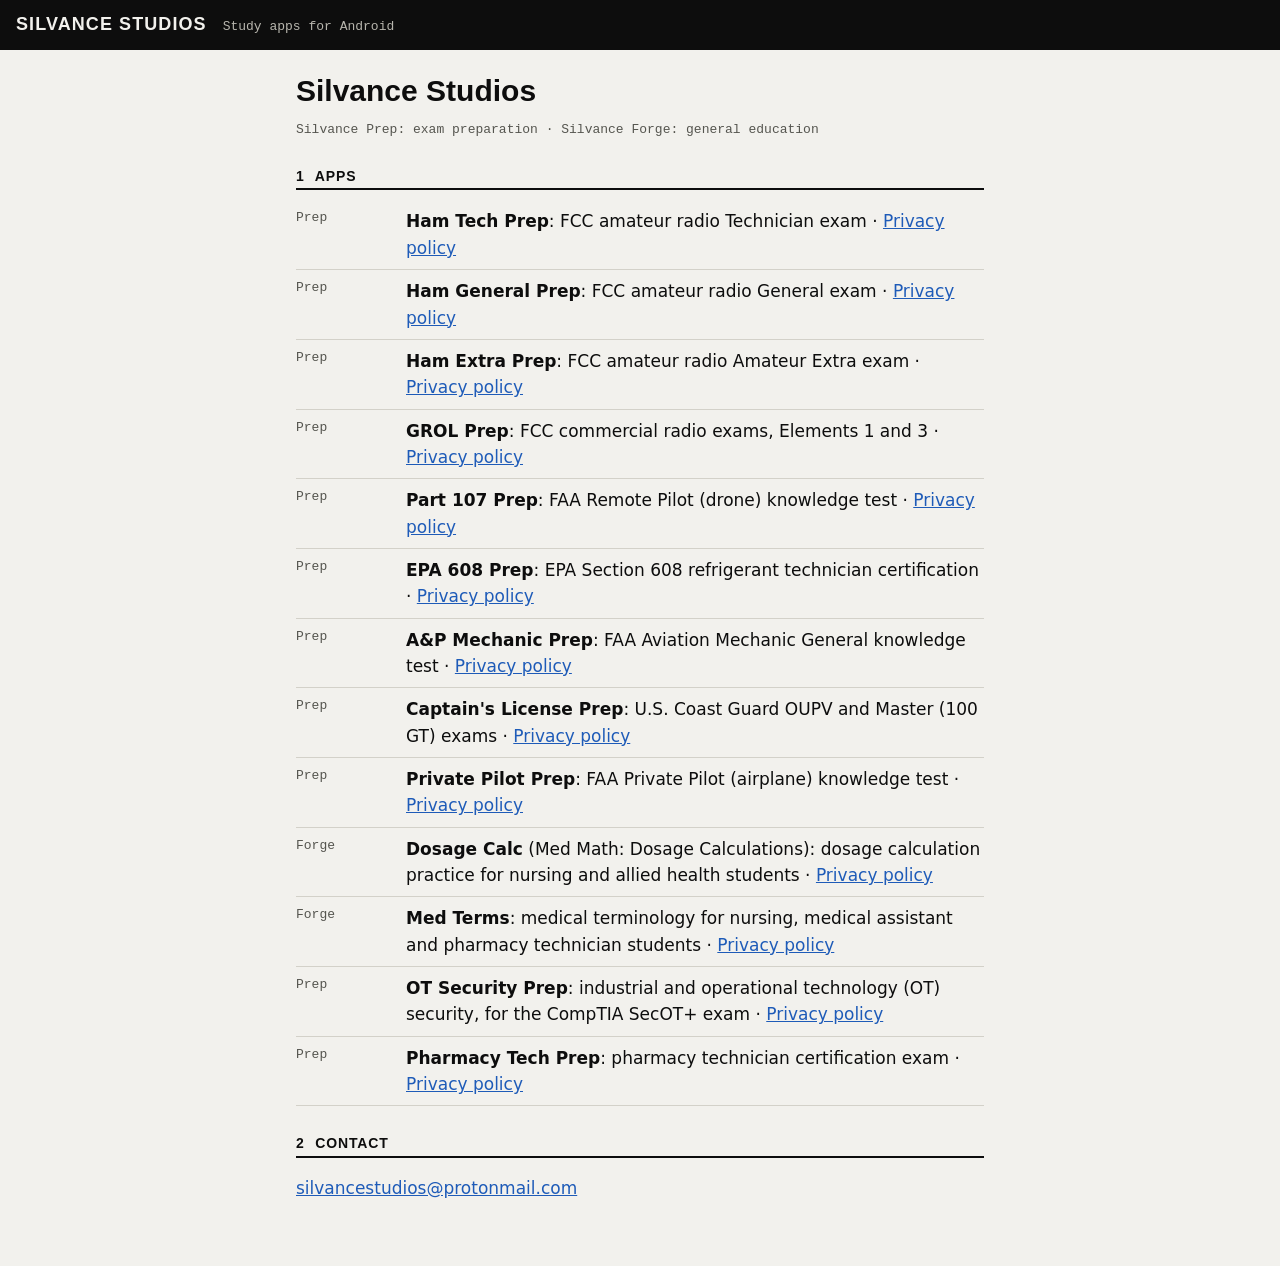
<file: index.html>
<!doctype html>
<html lang="en">
<head>
<meta charset="utf-8">
<meta name="viewport" content="width=device-width, initial-scale=1">
<title>Silvance Studios</title>
<link rel="stylesheet" href="style.css">
</head>
<body>
<header><span class="brand">SILVANCE STUDIOS</span><span class="sub">Study apps for Android</span></header>
<main>
<h1>Silvance Studios</h1>
<p class="meta">Silvance Prep: exam preparation · Silvance Forge: general education</p>
<h2><span>1</span> Apps</h2>
<table>
<tr><td>Prep</td><td><strong>Ham Tech Prep</strong>: FCC amateur radio Technician exam · <a href="privacy/hamtech/">Privacy policy</a></td></tr>
<tr><td>Prep</td><td><strong>Ham General Prep</strong>: FCC amateur radio General exam · <a href="privacy/hamgeneral/">Privacy policy</a></td></tr>
<tr><td>Prep</td><td><strong>Ham Extra Prep</strong>: FCC amateur radio Amateur Extra exam · <a href="privacy/hamextra/">Privacy policy</a></td></tr>
<tr><td>Prep</td><td><strong>GROL Prep</strong>: FCC commercial radio exams, Elements 1 and 3 · <a href="privacy/grol/">Privacy policy</a></td></tr>
<tr><td>Prep</td><td><strong>Part 107 Prep</strong>: FAA Remote Pilot (drone) knowledge test · <a href="privacy/part107/">Privacy policy</a></td></tr>
<tr><td>Prep</td><td><strong>EPA 608 Prep</strong>: EPA Section 608 refrigerant technician certification · <a href="privacy/epa608/">Privacy policy</a></td></tr>
<tr><td>Prep</td><td><strong>A&amp;P Mechanic Prep</strong>: FAA Aviation Mechanic General knowledge test · <a href="privacy/apmechanic/">Privacy policy</a></td></tr>
<tr><td>Prep</td><td><strong>Captain's License Prep</strong>: U.S. Coast Guard OUPV and Master (100 GT) exams · <a href="privacy/uscgcaptain/">Privacy policy</a></td></tr>
<tr><td>Prep</td><td><strong>Private Pilot Prep</strong>: FAA Private Pilot (airplane) knowledge test · <a href="privacy/privatepilot/">Privacy policy</a></td></tr>
<tr><td>Forge</td><td><strong>Dosage Calc</strong> (Med Math: Dosage Calculations): dosage calculation practice for nursing and allied health students · <a href="privacy/dosage/">Privacy policy</a></td></tr>
<tr><td>Forge</td><td><strong>Med Terms</strong>: medical terminology for nursing, medical assistant and pharmacy technician students · <a href="privacy/medterm/">Privacy policy</a></td></tr>
<tr><td>Prep</td><td><strong>OT Security Prep</strong>: industrial and operational technology (OT) security, for the CompTIA SecOT+ exam · <a href="privacy/otsecurity/">Privacy policy</a></td></tr>
<tr><td>Prep</td><td><strong>Pharmacy Tech Prep</strong>: pharmacy technician certification exam · <a href="privacy/pharmacytech/">Privacy policy</a></td></tr>
</table>
<h2><span>2</span> Contact</h2>
<p><a href="mailto:silvancestudios@protonmail.com">silvancestudios@protonmail.com</a></p>
</main>
</body>
</html>
</file>
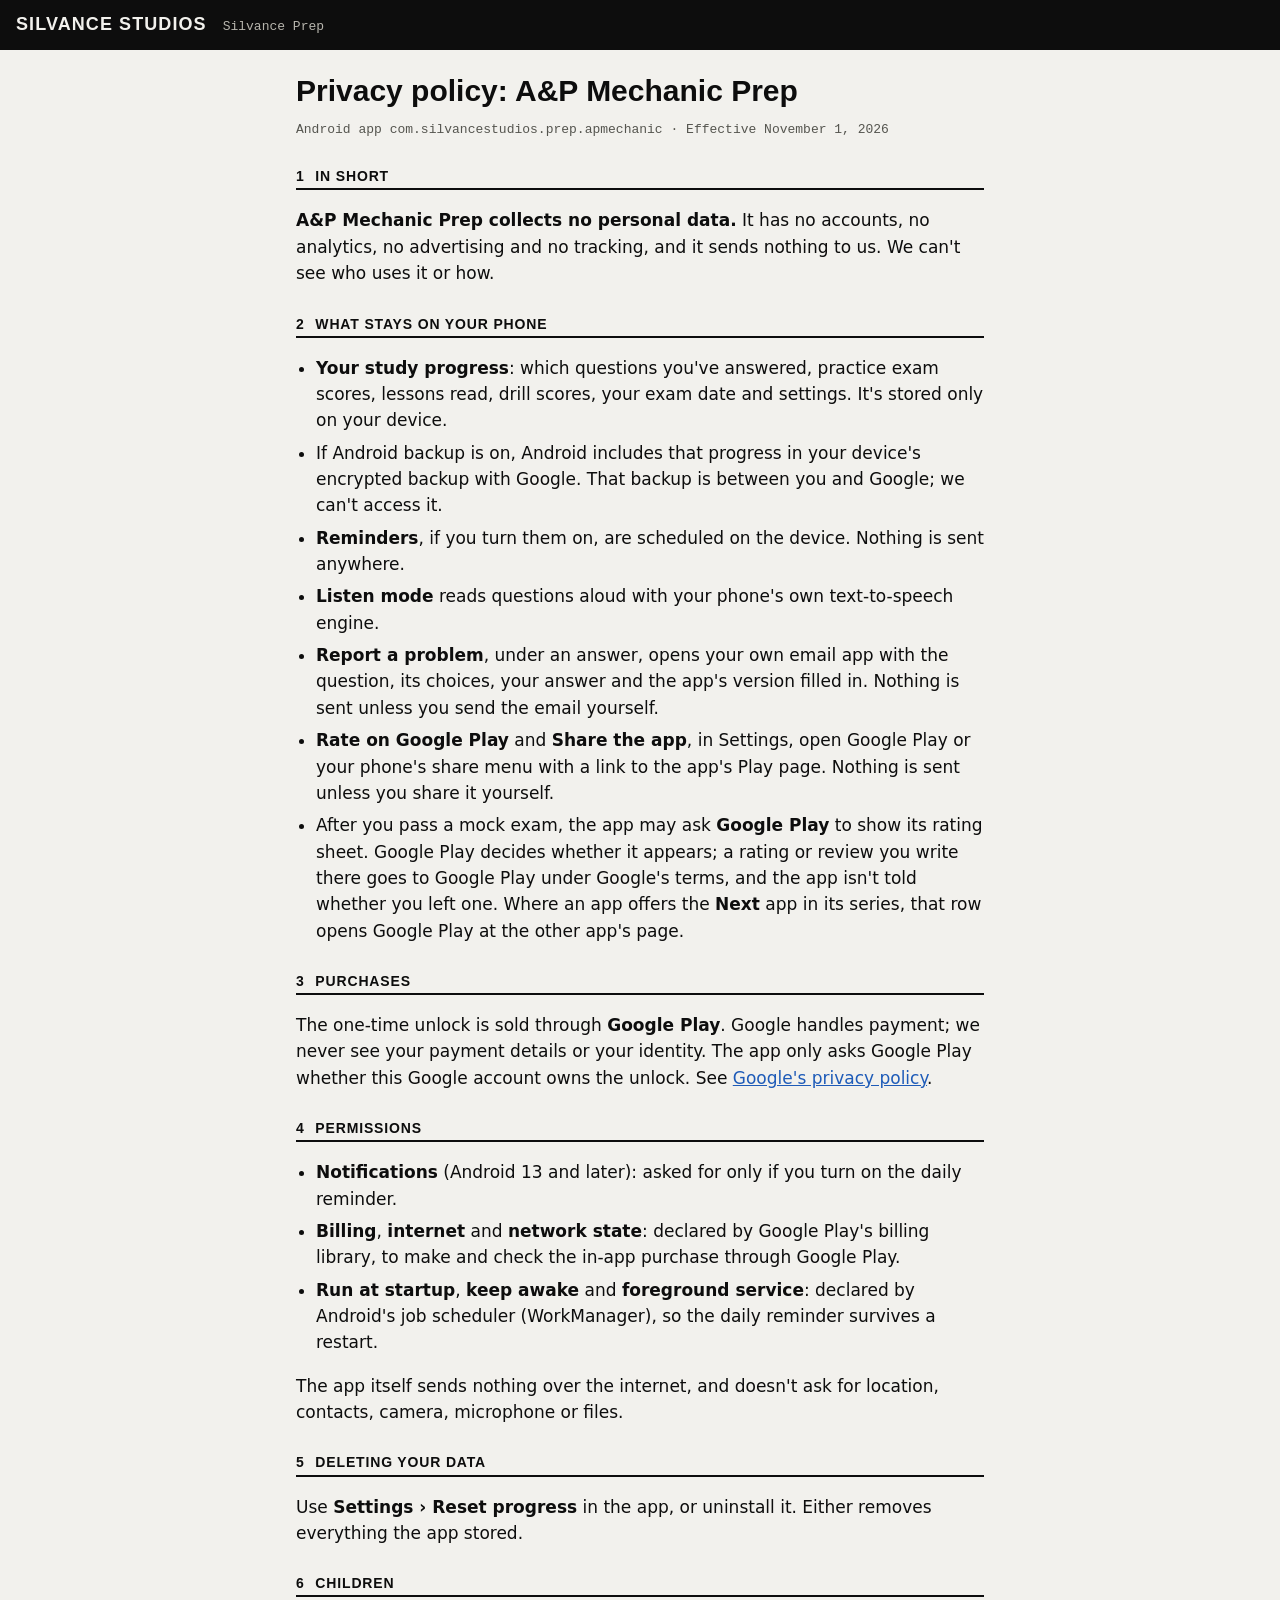
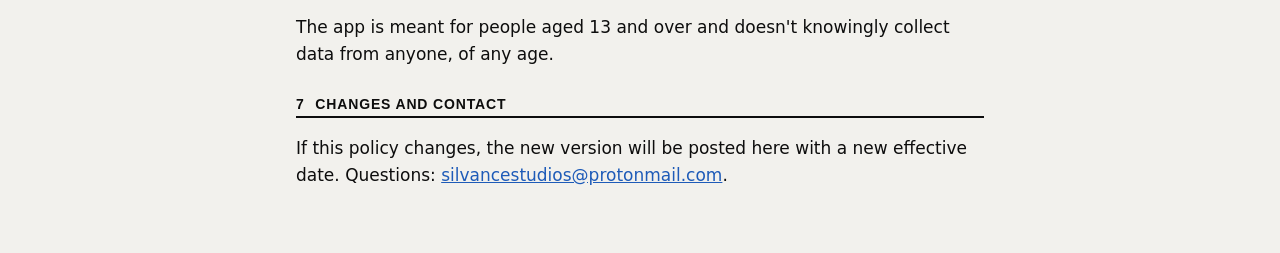
<file: privacy/apmechanic/index.html>
<!doctype html>
<html lang="en">
<head>
<meta charset="utf-8">
<meta name="viewport" content="width=device-width, initial-scale=1">
<title>Privacy policy · A&amp;P Mechanic Prep · Silvance Studios</title>
<link rel="stylesheet" href="../../style.css">
</head>
<body>
<header><span class="brand">SILVANCE STUDIOS</span><span class="sub">Silvance Prep</span></header>
<main>
<h1>Privacy policy: A&amp;P Mechanic Prep</h1>
<p class="meta">Android app <code>com.silvancestudios.prep.apmechanic</code> · Effective November 1, 2026</p>

<h2><span>1</span> In short</h2>
<p><strong>A&amp;P Mechanic Prep collects no personal data.</strong> It has no accounts, no analytics, no advertising and no tracking, and it sends nothing to us. We can't see who uses it or how.</p>

<h2><span>2</span> What stays on your phone</h2>
<ul>
<li><strong>Your study progress</strong>: which questions you've answered, practice exam scores, lessons read, drill scores, your exam date and settings. It's stored only on your device.</li>
<li>If Android backup is on, Android includes that progress in your device's encrypted backup with Google. That backup is between you and Google; we can't access it.</li>
<li><strong>Reminders</strong>, if you turn them on, are scheduled on the device. Nothing is sent anywhere.</li>
<li><strong>Listen mode</strong> reads questions aloud with your phone's own text-to-speech engine.</li>
<li><strong>Report a problem</strong>, under an answer, opens your own email app with the question, its choices, your answer and the app's version filled in. Nothing is sent unless you send the email yourself.</li>
<li><strong>Rate on Google Play</strong> and <strong>Share the app</strong>, in Settings, open Google Play or your phone's share menu with a link to the app's Play page. Nothing is sent unless you share it yourself.</li>
<li>After you pass a mock exam, the app may ask <strong>Google Play</strong> to show its rating sheet. Google Play decides whether it appears; a rating or review you write there goes to Google Play under Google's terms, and the app isn't told whether you left one. Where an app offers the <strong>Next</strong> app in its series, that row opens Google Play at the other app's page.</li>
</ul>

<h2><span>3</span> Purchases</h2>
<p>The one-time unlock is sold through <strong>Google Play</strong>. Google handles payment; we never see your payment details or your identity. The app only asks Google Play whether this Google account owns the unlock. See <a href="https://policies.google.com/privacy">Google's privacy policy</a>.</p>

<h2><span>4</span> Permissions</h2>
<ul>
<li><strong>Notifications</strong> (Android 13 and later): asked for only if you turn on the daily reminder.</li>
<li><strong>Billing</strong>, <strong>internet</strong> and <strong>network state</strong>: declared by Google Play's billing library, to make and check the in-app purchase through Google Play.</li>
<li><strong>Run at startup</strong>, <strong>keep awake</strong> and <strong>foreground service</strong>: declared by Android's job scheduler (WorkManager), so the daily reminder survives a restart.</li>
</ul>
<p>The app itself sends nothing over the internet, and doesn't ask for location, contacts, camera, microphone or files.</p>

<h2><span>5</span> Deleting your data</h2>
<p>Use <strong>Settings › Reset progress</strong> in the app, or uninstall it. Either removes everything the app stored.</p>

<h2><span>6</span> Children</h2>
<p>The app is meant for people aged 13 and over and doesn't knowingly collect data from anyone, of any age.</p>

<h2><span>7</span> Changes and contact</h2>
<p>If this policy changes, the new version will be posted here with a new effective date. Questions: <a href="mailto:silvancestudios@protonmail.com">silvancestudios@protonmail.com</a>.</p>
</main>
</body>
</html>
</file>
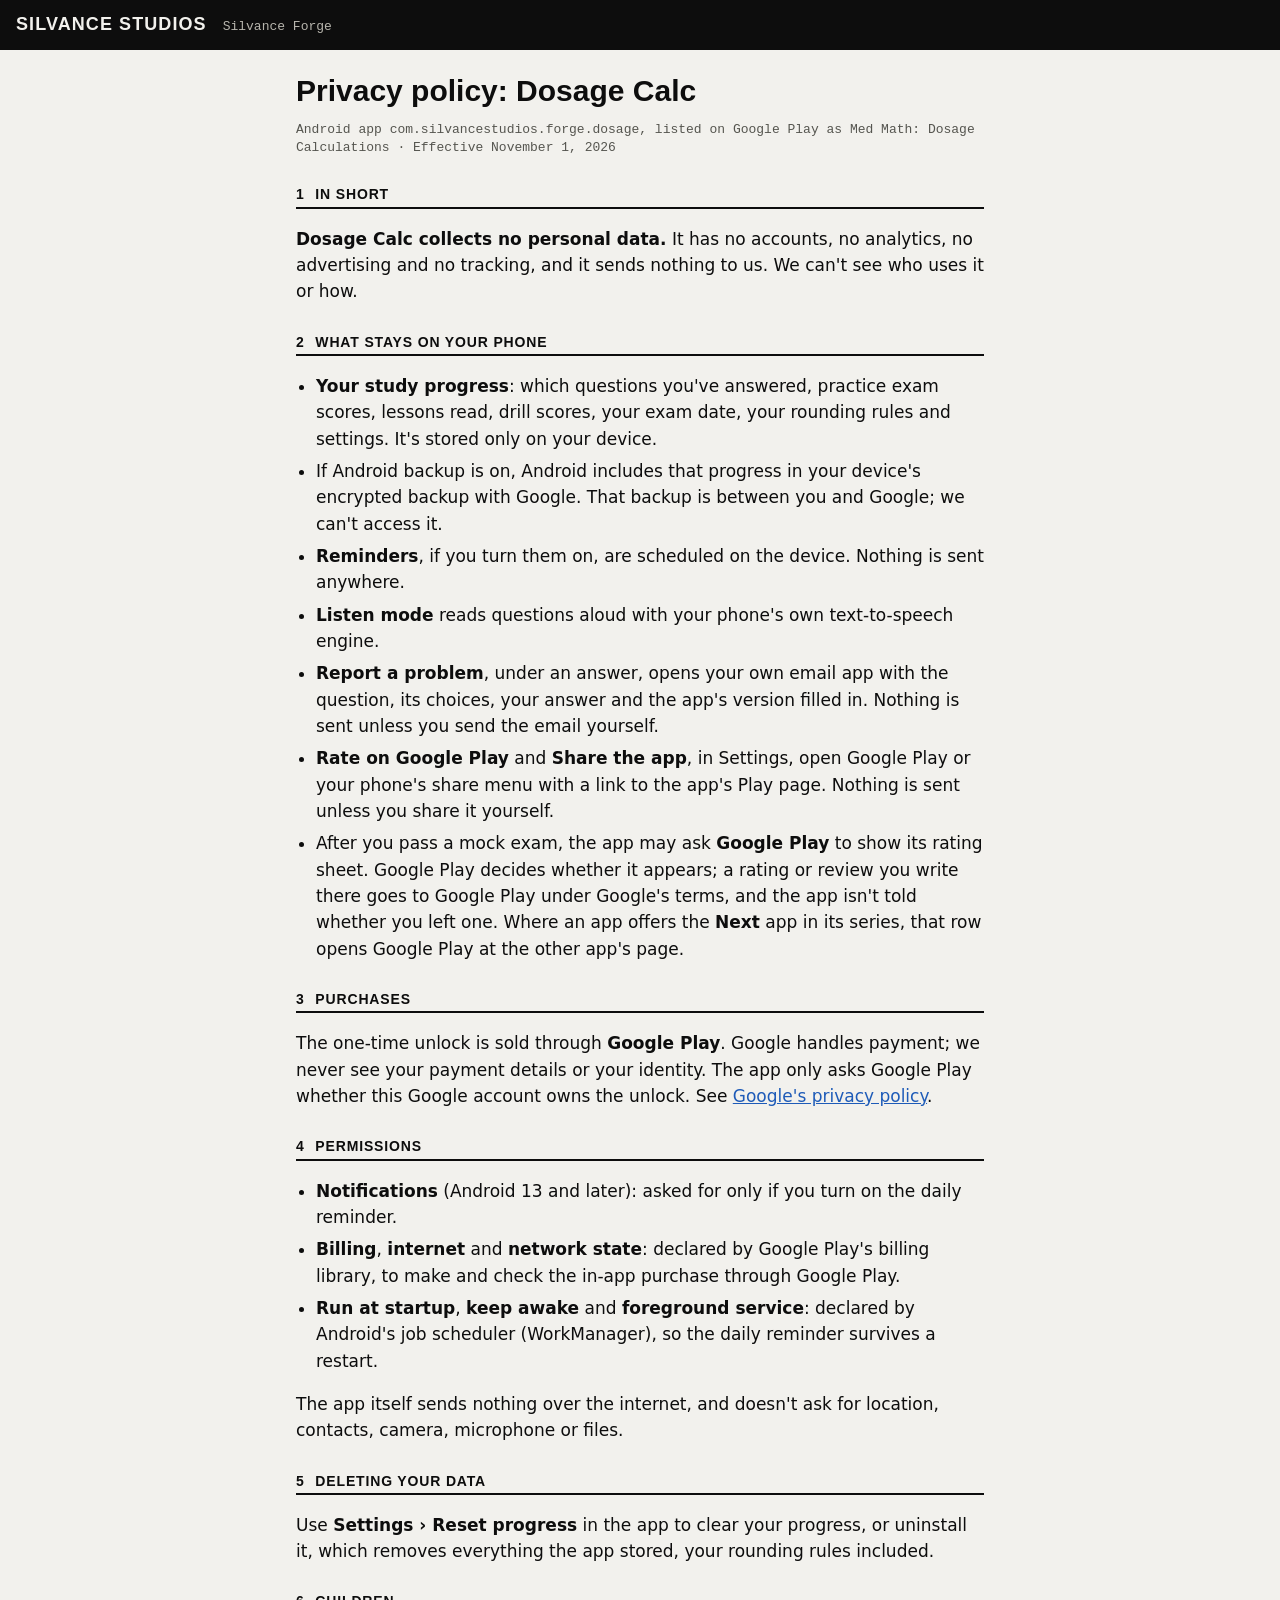
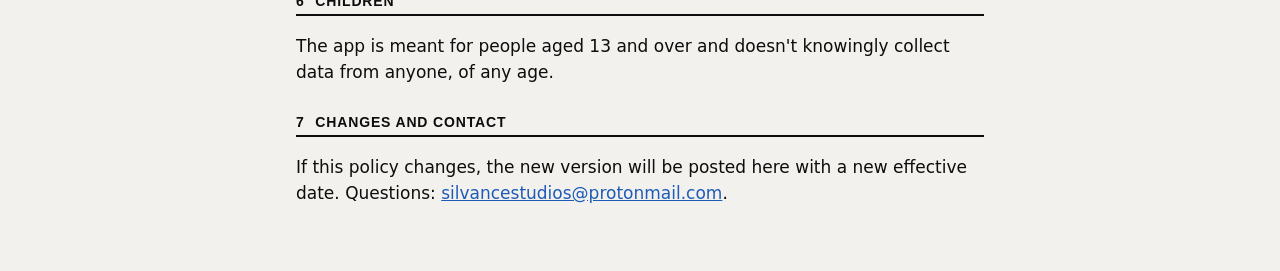
<file: privacy/dosage/index.html>
<!doctype html>
<html lang="en">
<head>
<meta charset="utf-8">
<meta name="viewport" content="width=device-width, initial-scale=1">
<title>Privacy policy · Dosage Calc · Silvance Studios</title>
<link rel="stylesheet" href="../../style.css">
</head>
<body>
<header><span class="brand">SILVANCE STUDIOS</span><span class="sub">Silvance Forge</span></header>
<main>
<h1>Privacy policy: Dosage Calc</h1>
<p class="meta">Android app <code>com.silvancestudios.forge.dosage</code>, listed on Google Play as Med Math: Dosage Calculations · Effective November 1, 2026</p>

<h2><span>1</span> In short</h2>
<p><strong>Dosage Calc collects no personal data.</strong> It has no accounts, no analytics, no advertising and no tracking, and it sends nothing to us. We can't see who uses it or how.</p>

<h2><span>2</span> What stays on your phone</h2>
<ul>
<li><strong>Your study progress</strong>: which questions you've answered, practice exam scores, lessons read, drill scores, your exam date, your rounding rules and settings. It's stored only on your device.</li>
<li>If Android backup is on, Android includes that progress in your device's encrypted backup with Google. That backup is between you and Google; we can't access it.</li>
<li><strong>Reminders</strong>, if you turn them on, are scheduled on the device. Nothing is sent anywhere.</li>
<li><strong>Listen mode</strong> reads questions aloud with your phone's own text-to-speech engine.</li>
<li><strong>Report a problem</strong>, under an answer, opens your own email app with the question, its choices, your answer and the app's version filled in. Nothing is sent unless you send the email yourself.</li>
<li><strong>Rate on Google Play</strong> and <strong>Share the app</strong>, in Settings, open Google Play or your phone's share menu with a link to the app's Play page. Nothing is sent unless you share it yourself.</li>
<li>After you pass a mock exam, the app may ask <strong>Google Play</strong> to show its rating sheet. Google Play decides whether it appears; a rating or review you write there goes to Google Play under Google's terms, and the app isn't told whether you left one. Where an app offers the <strong>Next</strong> app in its series, that row opens Google Play at the other app's page.</li>
</ul>

<h2><span>3</span> Purchases</h2>
<p>The one-time unlock is sold through <strong>Google Play</strong>. Google handles payment; we never see your payment details or your identity. The app only asks Google Play whether this Google account owns the unlock. See <a href="https://policies.google.com/privacy">Google's privacy policy</a>.</p>

<h2><span>4</span> Permissions</h2>
<ul>
<li><strong>Notifications</strong> (Android 13 and later): asked for only if you turn on the daily reminder.</li>
<li><strong>Billing</strong>, <strong>internet</strong> and <strong>network state</strong>: declared by Google Play's billing library, to make and check the in-app purchase through Google Play.</li>
<li><strong>Run at startup</strong>, <strong>keep awake</strong> and <strong>foreground service</strong>: declared by Android's job scheduler (WorkManager), so the daily reminder survives a restart.</li>
</ul>
<p>The app itself sends nothing over the internet, and doesn't ask for location, contacts, camera, microphone or files.</p>

<h2><span>5</span> Deleting your data</h2>
<p>Use <strong>Settings › Reset progress</strong> in the app to clear your progress, or uninstall it, which removes everything the app stored, your rounding rules included.</p>

<h2><span>6</span> Children</h2>
<p>The app is meant for people aged 13 and over and doesn't knowingly collect data from anyone, of any age.</p>

<h2><span>7</span> Changes and contact</h2>
<p>If this policy changes, the new version will be posted here with a new effective date. Questions: <a href="mailto:silvancestudios@protonmail.com">silvancestudios@protonmail.com</a>.</p>
</main>
</body>
</html>
</file>
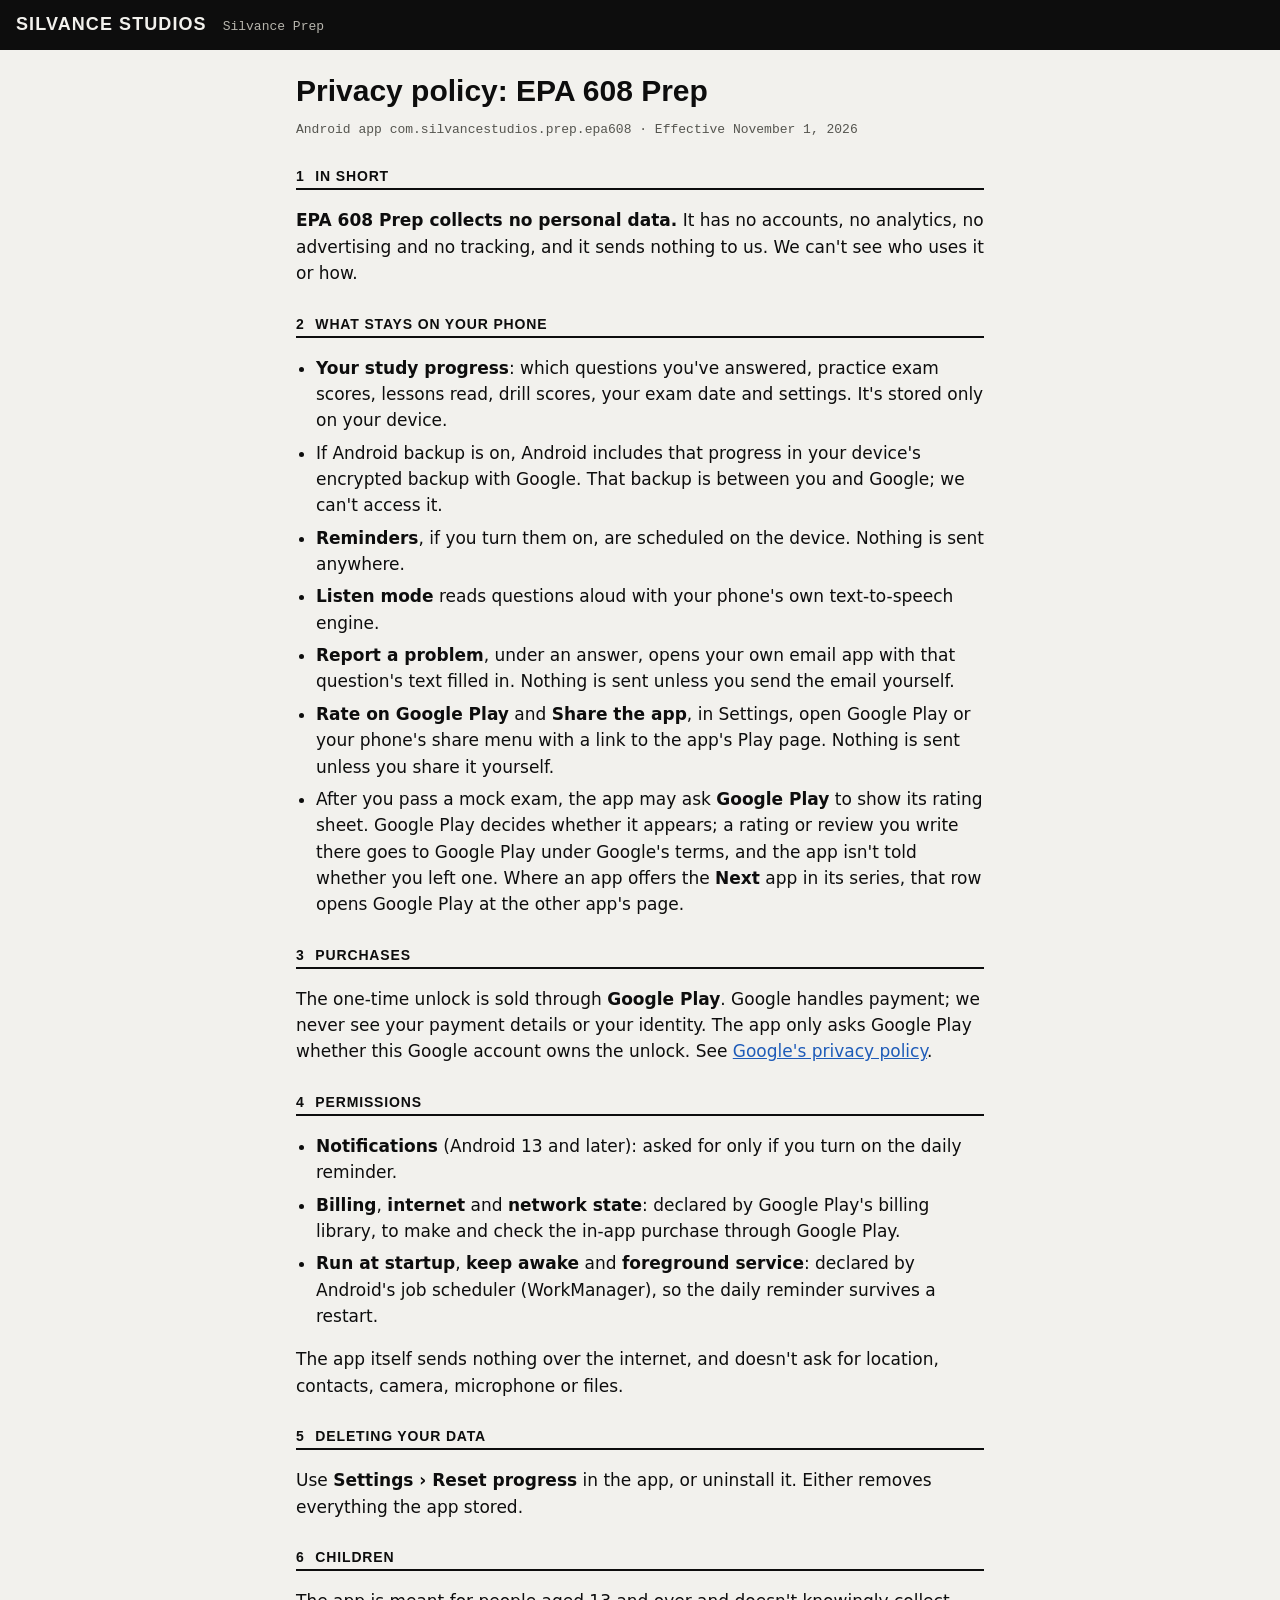
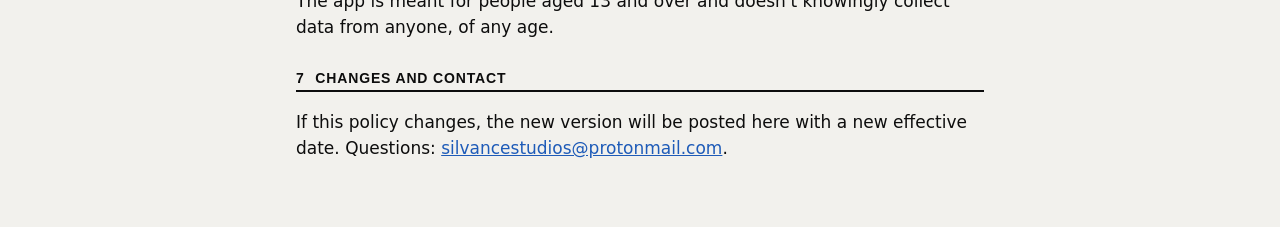
<file: privacy/epa608/index.html>
<!doctype html>
<html lang="en">
<head>
<meta charset="utf-8">
<meta name="viewport" content="width=device-width, initial-scale=1">
<title>Privacy policy · EPA 608 Prep · Silvance Studios</title>
<link rel="stylesheet" href="../../style.css">
</head>
<body>
<header><span class="brand">SILVANCE STUDIOS</span><span class="sub">Silvance Prep</span></header>
<main>
<h1>Privacy policy: EPA 608 Prep</h1>
<p class="meta">Android app <code>com.silvancestudios.prep.epa608</code> · Effective November 1, 2026</p>

<h2><span>1</span> In short</h2>
<p><strong>EPA 608 Prep collects no personal data.</strong> It has no accounts, no analytics, no advertising and no tracking, and it sends nothing to us. We can't see who uses it or how.</p>

<h2><span>2</span> What stays on your phone</h2>
<ul>
<li><strong>Your study progress</strong>: which questions you've answered, practice exam scores, lessons read, drill scores, your exam date and settings. It's stored only on your device.</li>
<li>If Android backup is on, Android includes that progress in your device's encrypted backup with Google. That backup is between you and Google; we can't access it.</li>
<li><strong>Reminders</strong>, if you turn them on, are scheduled on the device. Nothing is sent anywhere.</li>
<li><strong>Listen mode</strong> reads questions aloud with your phone's own text-to-speech engine.</li>
<li><strong>Report a problem</strong>, under an answer, opens your own email app with that question's text filled in. Nothing is sent unless you send the email yourself.</li>
<li><strong>Rate on Google Play</strong> and <strong>Share the app</strong>, in Settings, open Google Play or your phone's share menu with a link to the app's Play page. Nothing is sent unless you share it yourself.</li>
<li>After you pass a mock exam, the app may ask <strong>Google Play</strong> to show its rating sheet. Google Play decides whether it appears; a rating or review you write there goes to Google Play under Google's terms, and the app isn't told whether you left one. Where an app offers the <strong>Next</strong> app in its series, that row opens Google Play at the other app's page.</li>
</ul>

<h2><span>3</span> Purchases</h2>
<p>The one-time unlock is sold through <strong>Google Play</strong>. Google handles payment; we never see your payment details or your identity. The app only asks Google Play whether this Google account owns the unlock. See <a href="https://policies.google.com/privacy">Google's privacy policy</a>.</p>

<h2><span>4</span> Permissions</h2>
<ul>
<li><strong>Notifications</strong> (Android 13 and later): asked for only if you turn on the daily reminder.</li>
<li><strong>Billing</strong>, <strong>internet</strong> and <strong>network state</strong>: declared by Google Play's billing library, to make and check the in-app purchase through Google Play.</li>
<li><strong>Run at startup</strong>, <strong>keep awake</strong> and <strong>foreground service</strong>: declared by Android's job scheduler (WorkManager), so the daily reminder survives a restart.</li>
</ul>
<p>The app itself sends nothing over the internet, and doesn't ask for location, contacts, camera, microphone or files.</p>

<h2><span>5</span> Deleting your data</h2>
<p>Use <strong>Settings › Reset progress</strong> in the app, or uninstall it. Either removes everything the app stored.</p>

<h2><span>6</span> Children</h2>
<p>The app is meant for people aged 13 and over and doesn't knowingly collect data from anyone, of any age.</p>

<h2><span>7</span> Changes and contact</h2>
<p>If this policy changes, the new version will be posted here with a new effective date. Questions: <a href="mailto:silvancestudios@protonmail.com">silvancestudios@protonmail.com</a>.</p>
</main>
</body>
</html>
</file>
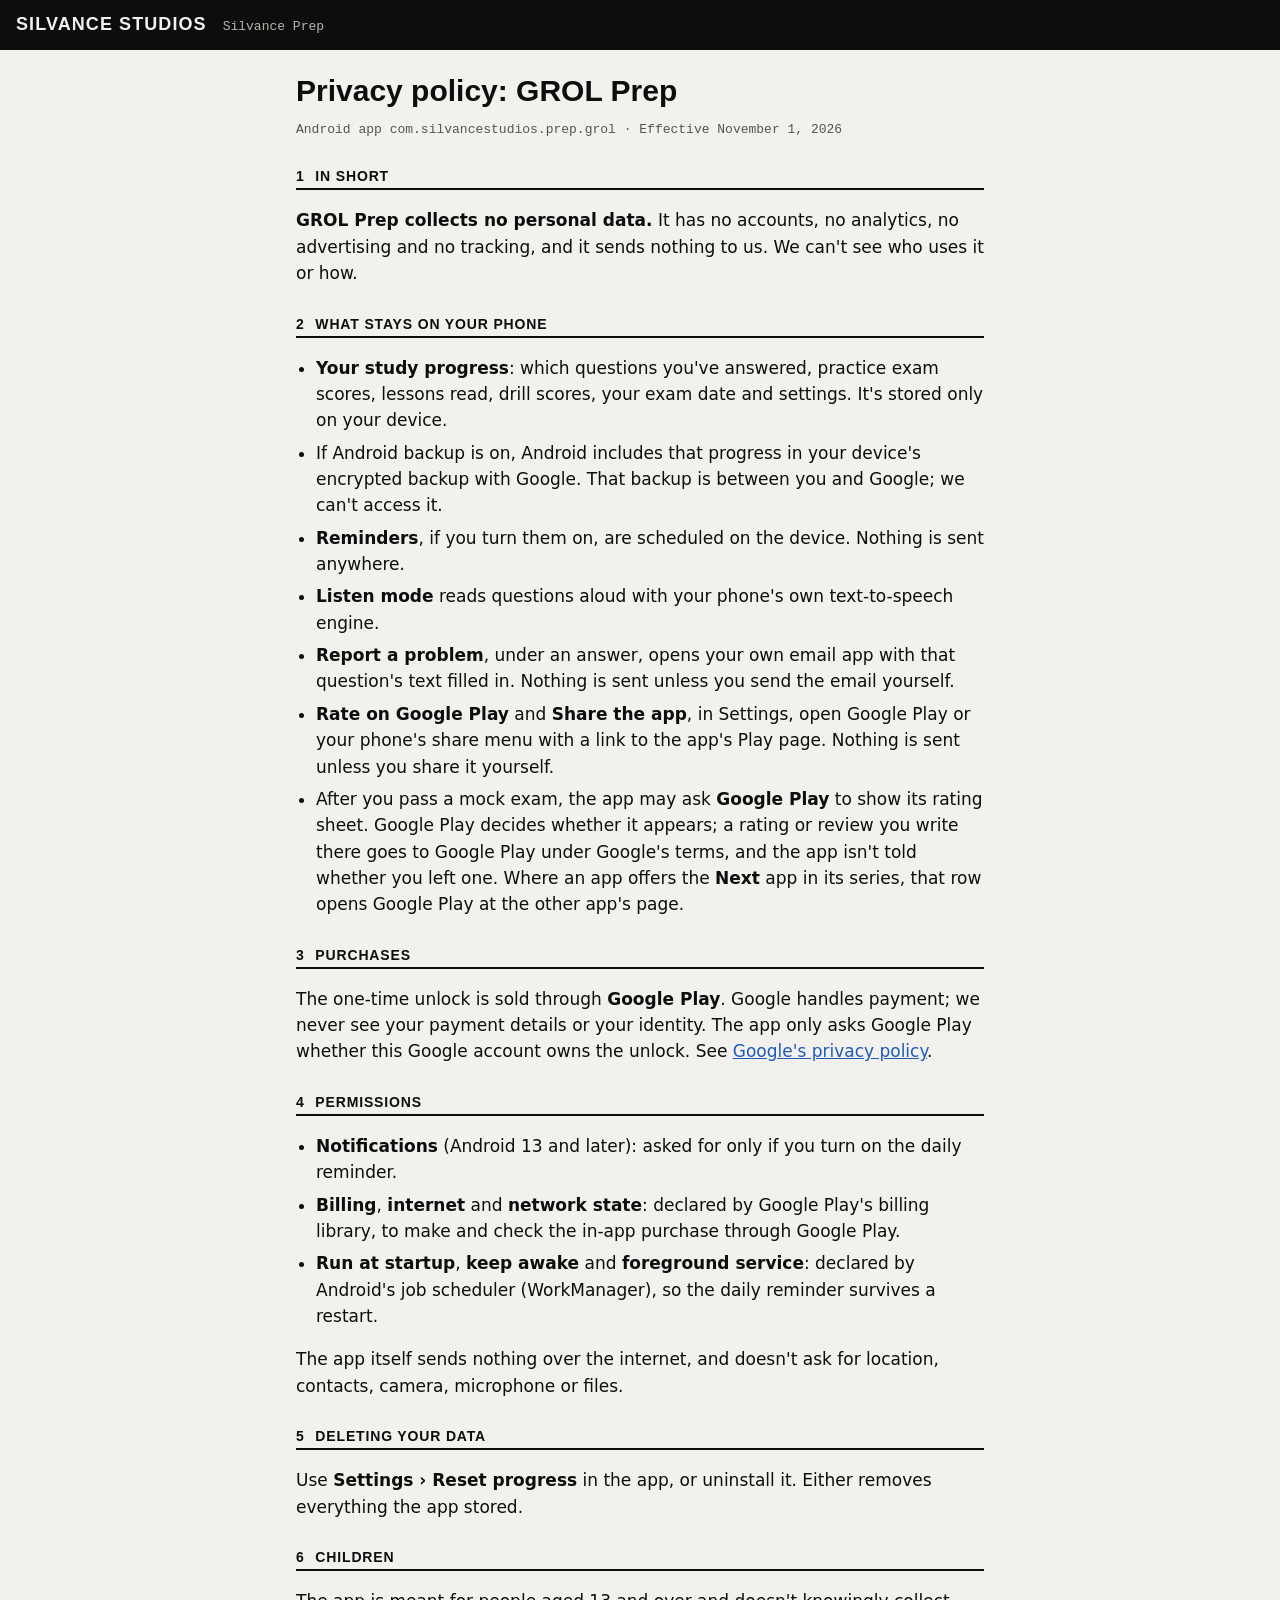
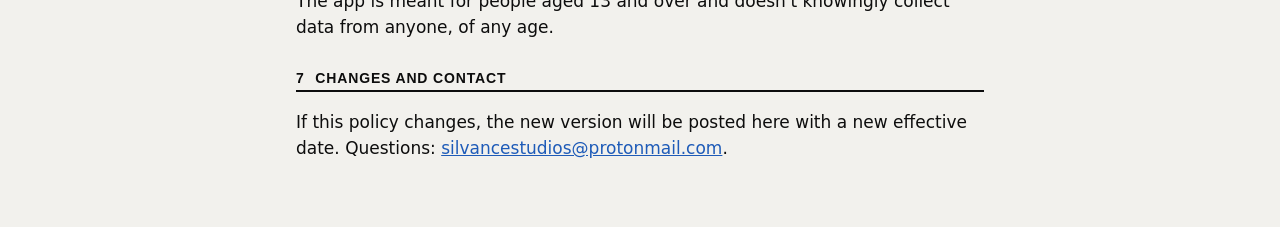
<file: privacy/grol/index.html>
<!doctype html>
<html lang="en">
<head>
<meta charset="utf-8">
<meta name="viewport" content="width=device-width, initial-scale=1">
<title>Privacy policy · GROL Prep · Silvance Studios</title>
<link rel="stylesheet" href="../../style.css">
</head>
<body>
<header><span class="brand">SILVANCE STUDIOS</span><span class="sub">Silvance Prep</span></header>
<main>
<h1>Privacy policy: GROL Prep</h1>
<p class="meta">Android app <code>com.silvancestudios.prep.grol</code> · Effective November 1, 2026</p>

<h2><span>1</span> In short</h2>
<p><strong>GROL Prep collects no personal data.</strong> It has no accounts, no analytics, no advertising and no tracking, and it sends nothing to us. We can't see who uses it or how.</p>

<h2><span>2</span> What stays on your phone</h2>
<ul>
<li><strong>Your study progress</strong>: which questions you've answered, practice exam scores, lessons read, drill scores, your exam date and settings. It's stored only on your device.</li>
<li>If Android backup is on, Android includes that progress in your device's encrypted backup with Google. That backup is between you and Google; we can't access it.</li>
<li><strong>Reminders</strong>, if you turn them on, are scheduled on the device. Nothing is sent anywhere.</li>
<li><strong>Listen mode</strong> reads questions aloud with your phone's own text-to-speech engine.</li>
<li><strong>Report a problem</strong>, under an answer, opens your own email app with that question's text filled in. Nothing is sent unless you send the email yourself.</li>
<li><strong>Rate on Google Play</strong> and <strong>Share the app</strong>, in Settings, open Google Play or your phone's share menu with a link to the app's Play page. Nothing is sent unless you share it yourself.</li>
<li>After you pass a mock exam, the app may ask <strong>Google Play</strong> to show its rating sheet. Google Play decides whether it appears; a rating or review you write there goes to Google Play under Google's terms, and the app isn't told whether you left one. Where an app offers the <strong>Next</strong> app in its series, that row opens Google Play at the other app's page.</li>
</ul>

<h2><span>3</span> Purchases</h2>
<p>The one-time unlock is sold through <strong>Google Play</strong>. Google handles payment; we never see your payment details or your identity. The app only asks Google Play whether this Google account owns the unlock. See <a href="https://policies.google.com/privacy">Google's privacy policy</a>.</p>

<h2><span>4</span> Permissions</h2>
<ul>
<li><strong>Notifications</strong> (Android 13 and later): asked for only if you turn on the daily reminder.</li>
<li><strong>Billing</strong>, <strong>internet</strong> and <strong>network state</strong>: declared by Google Play's billing library, to make and check the in-app purchase through Google Play.</li>
<li><strong>Run at startup</strong>, <strong>keep awake</strong> and <strong>foreground service</strong>: declared by Android's job scheduler (WorkManager), so the daily reminder survives a restart.</li>
</ul>
<p>The app itself sends nothing over the internet, and doesn't ask for location, contacts, camera, microphone or files.</p>

<h2><span>5</span> Deleting your data</h2>
<p>Use <strong>Settings › Reset progress</strong> in the app, or uninstall it. Either removes everything the app stored.</p>

<h2><span>6</span> Children</h2>
<p>The app is meant for people aged 13 and over and doesn't knowingly collect data from anyone, of any age.</p>

<h2><span>7</span> Changes and contact</h2>
<p>If this policy changes, the new version will be posted here with a new effective date. Questions: <a href="mailto:silvancestudios@protonmail.com">silvancestudios@protonmail.com</a>.</p>
</main>
</body>
</html>
</file>
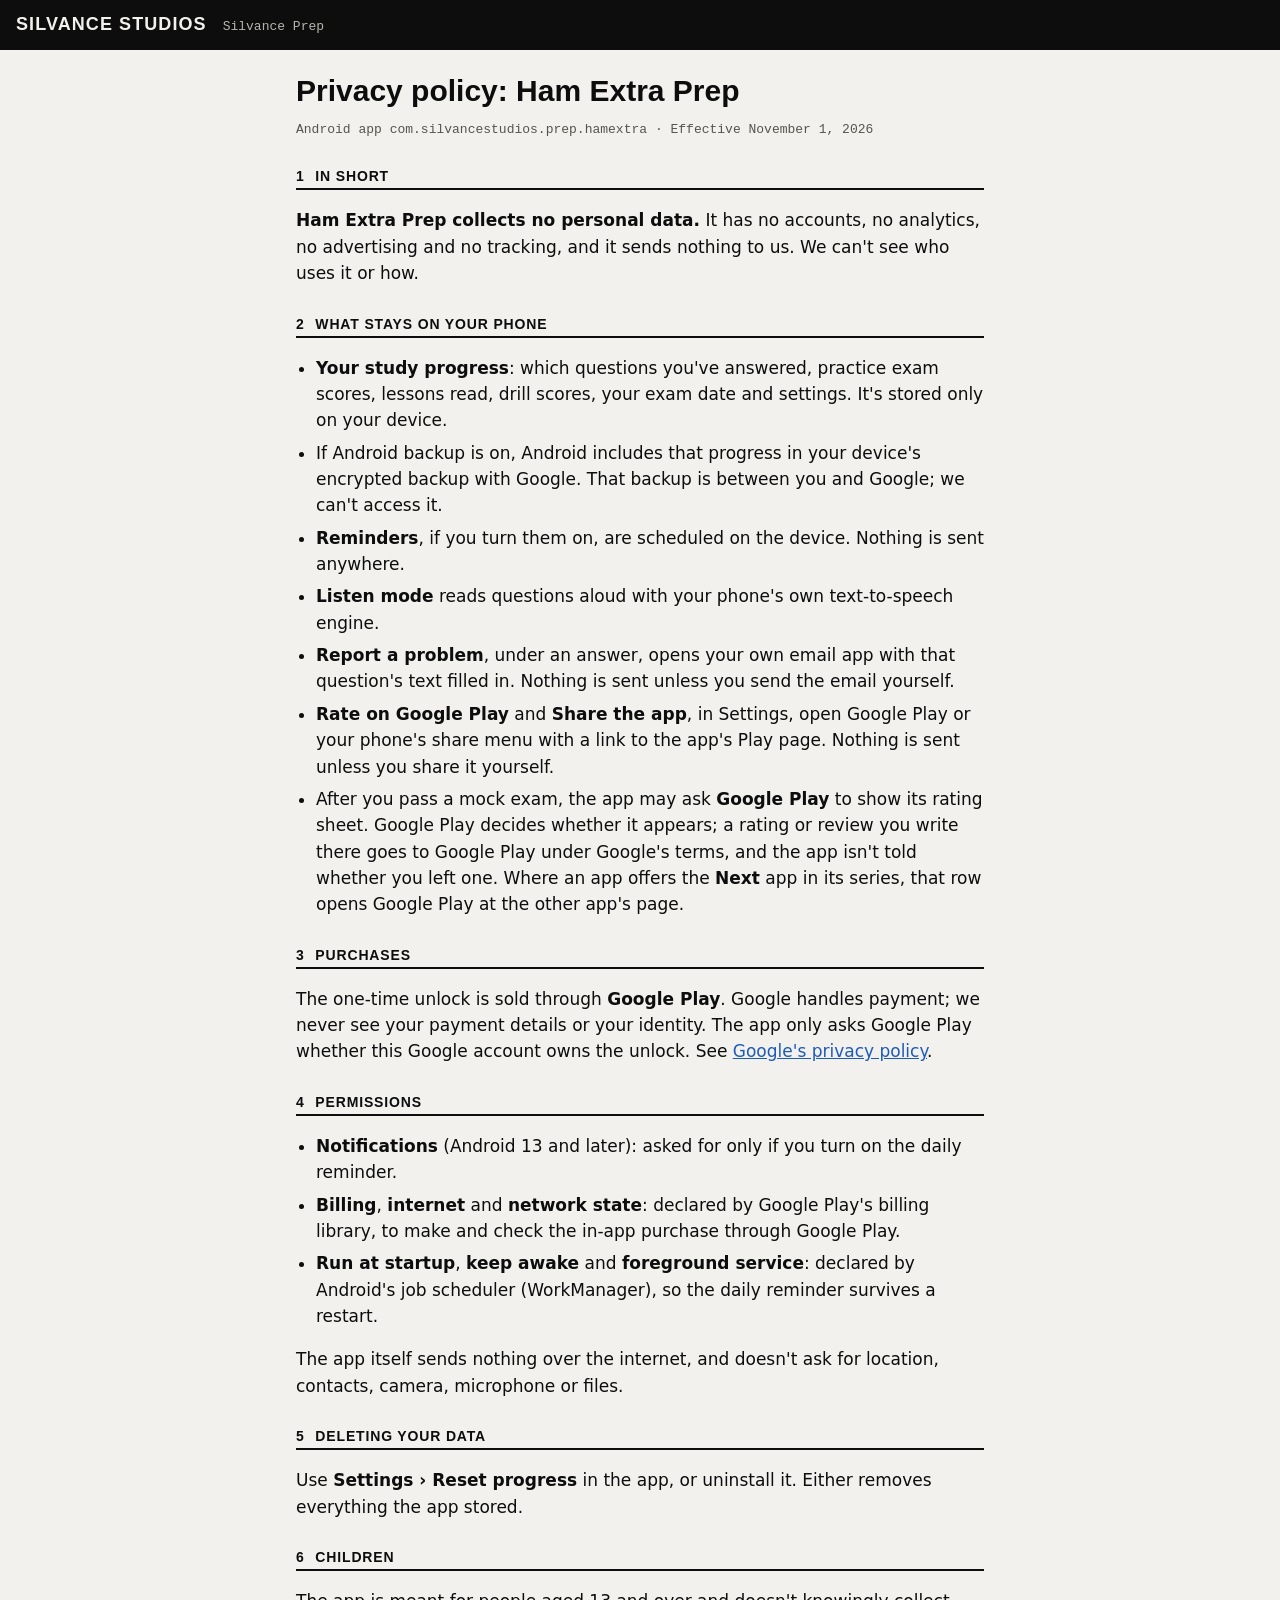
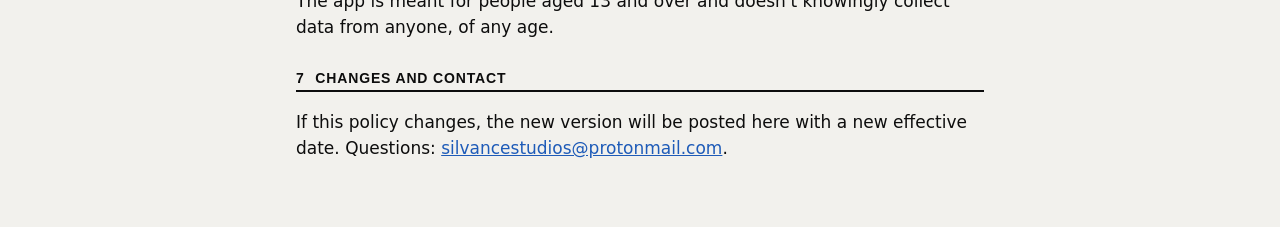
<file: privacy/hamextra/index.html>
<!doctype html>
<html lang="en">
<head>
<meta charset="utf-8">
<meta name="viewport" content="width=device-width, initial-scale=1">
<title>Privacy policy · Ham Extra Prep · Silvance Studios</title>
<link rel="stylesheet" href="../../style.css">
</head>
<body>
<header><span class="brand">SILVANCE STUDIOS</span><span class="sub">Silvance Prep</span></header>
<main>
<h1>Privacy policy: Ham Extra Prep</h1>
<p class="meta">Android app <code>com.silvancestudios.prep.hamextra</code> · Effective November 1, 2026</p>

<h2><span>1</span> In short</h2>
<p><strong>Ham Extra Prep collects no personal data.</strong> It has no accounts, no analytics, no advertising and no tracking, and it sends nothing to us. We can't see who uses it or how.</p>

<h2><span>2</span> What stays on your phone</h2>
<ul>
<li><strong>Your study progress</strong>: which questions you've answered, practice exam scores, lessons read, drill scores, your exam date and settings. It's stored only on your device.</li>
<li>If Android backup is on, Android includes that progress in your device's encrypted backup with Google. That backup is between you and Google; we can't access it.</li>
<li><strong>Reminders</strong>, if you turn them on, are scheduled on the device. Nothing is sent anywhere.</li>
<li><strong>Listen mode</strong> reads questions aloud with your phone's own text-to-speech engine.</li>
<li><strong>Report a problem</strong>, under an answer, opens your own email app with that question's text filled in. Nothing is sent unless you send the email yourself.</li>
<li><strong>Rate on Google Play</strong> and <strong>Share the app</strong>, in Settings, open Google Play or your phone's share menu with a link to the app's Play page. Nothing is sent unless you share it yourself.</li>
<li>After you pass a mock exam, the app may ask <strong>Google Play</strong> to show its rating sheet. Google Play decides whether it appears; a rating or review you write there goes to Google Play under Google's terms, and the app isn't told whether you left one. Where an app offers the <strong>Next</strong> app in its series, that row opens Google Play at the other app's page.</li>
</ul>

<h2><span>3</span> Purchases</h2>
<p>The one-time unlock is sold through <strong>Google Play</strong>. Google handles payment; we never see your payment details or your identity. The app only asks Google Play whether this Google account owns the unlock. See <a href="https://policies.google.com/privacy">Google's privacy policy</a>.</p>

<h2><span>4</span> Permissions</h2>
<ul>
<li><strong>Notifications</strong> (Android 13 and later): asked for only if you turn on the daily reminder.</li>
<li><strong>Billing</strong>, <strong>internet</strong> and <strong>network state</strong>: declared by Google Play's billing library, to make and check the in-app purchase through Google Play.</li>
<li><strong>Run at startup</strong>, <strong>keep awake</strong> and <strong>foreground service</strong>: declared by Android's job scheduler (WorkManager), so the daily reminder survives a restart.</li>
</ul>
<p>The app itself sends nothing over the internet, and doesn't ask for location, contacts, camera, microphone or files.</p>

<h2><span>5</span> Deleting your data</h2>
<p>Use <strong>Settings › Reset progress</strong> in the app, or uninstall it. Either removes everything the app stored.</p>

<h2><span>6</span> Children</h2>
<p>The app is meant for people aged 13 and over and doesn't knowingly collect data from anyone, of any age.</p>

<h2><span>7</span> Changes and contact</h2>
<p>If this policy changes, the new version will be posted here with a new effective date. Questions: <a href="mailto:silvancestudios@protonmail.com">silvancestudios@protonmail.com</a>.</p>
</main>
</body>
</html>
</file>
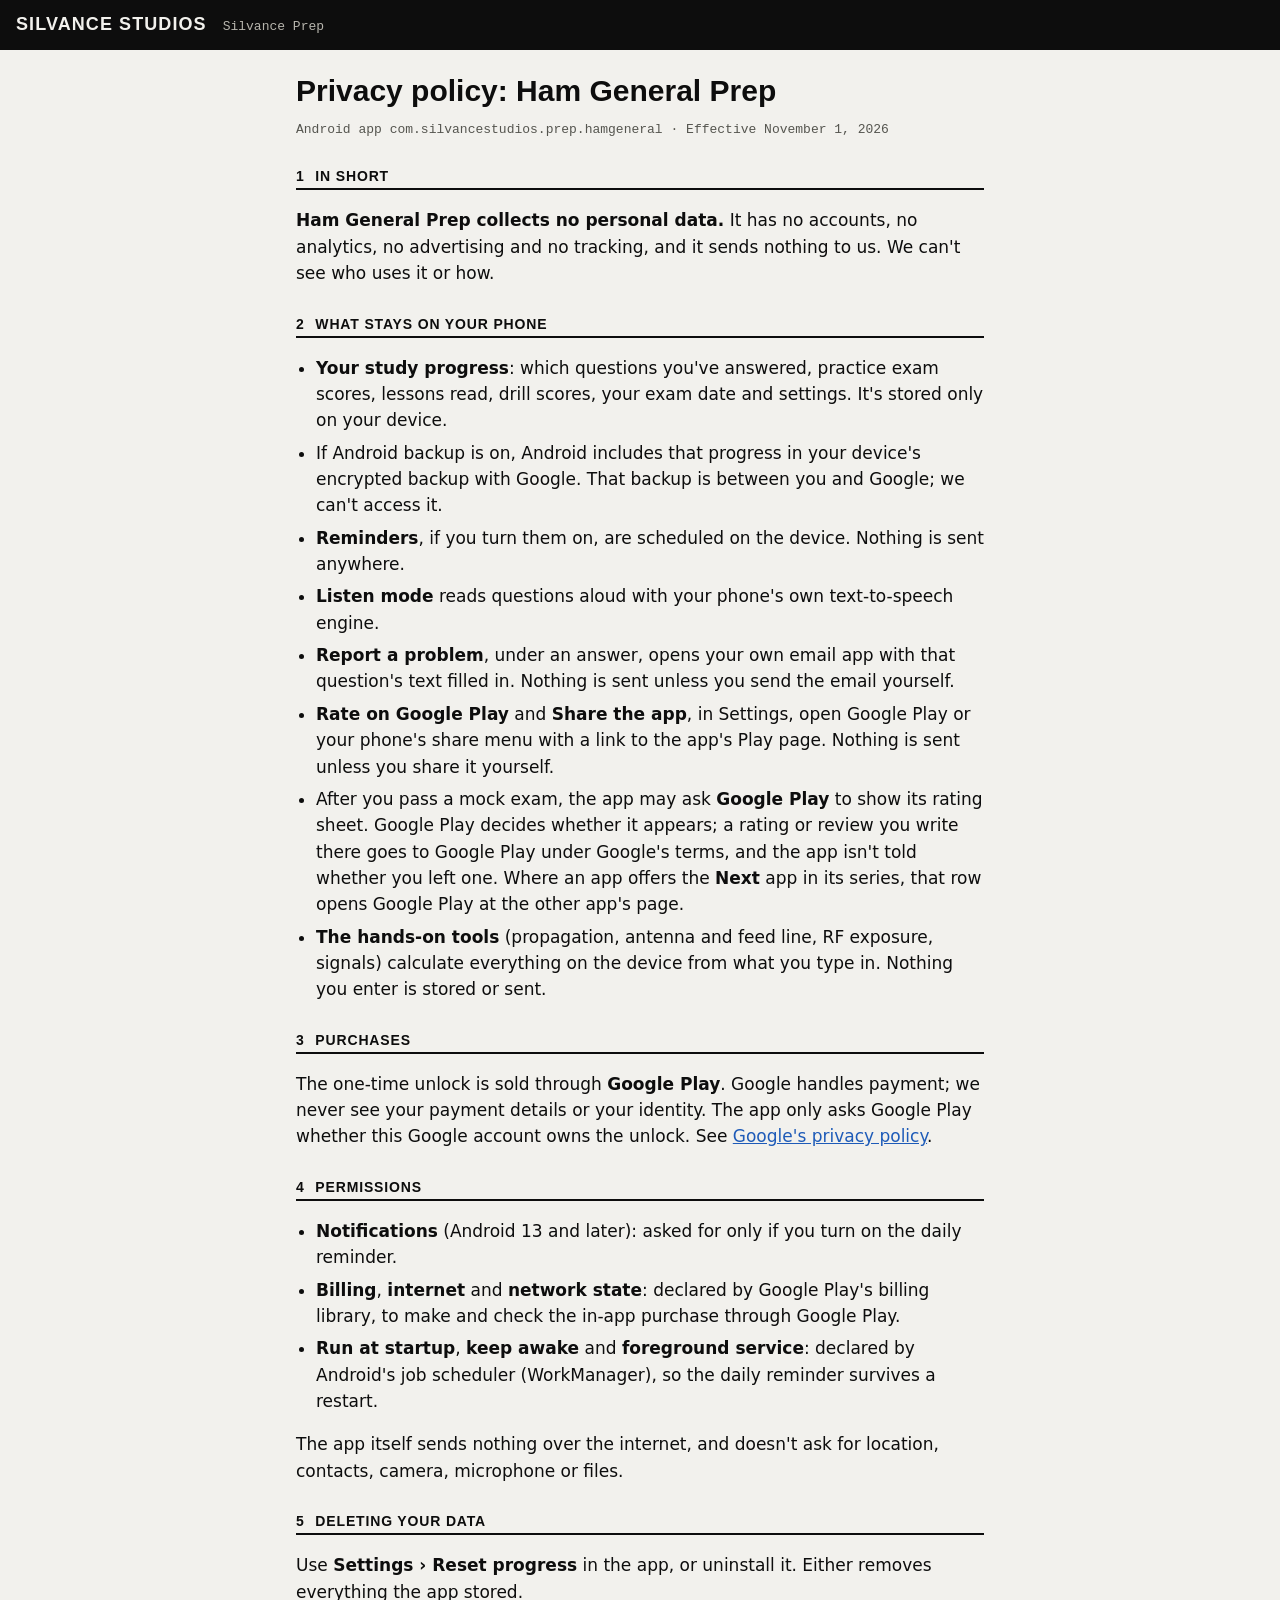
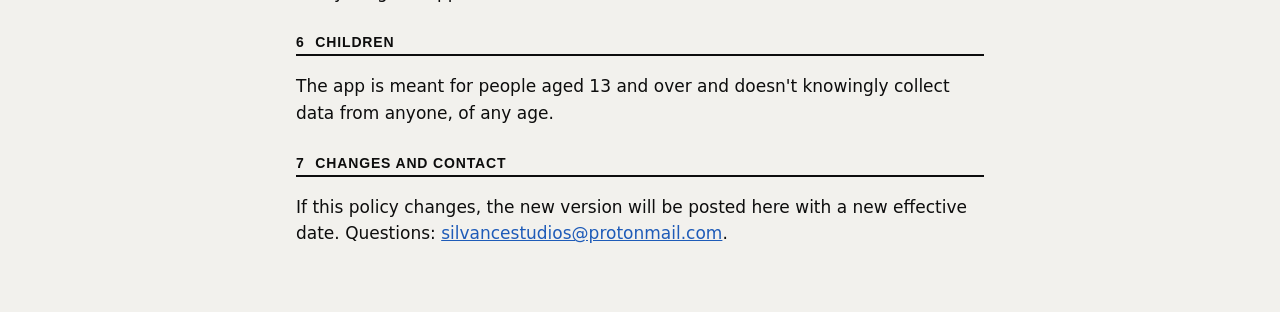
<file: privacy/hamgeneral/index.html>
<!doctype html>
<html lang="en">
<head>
<meta charset="utf-8">
<meta name="viewport" content="width=device-width, initial-scale=1">
<title>Privacy policy · Ham General Prep · Silvance Studios</title>
<link rel="stylesheet" href="../../style.css">
</head>
<body>
<header><span class="brand">SILVANCE STUDIOS</span><span class="sub">Silvance Prep</span></header>
<main>
<h1>Privacy policy: Ham General Prep</h1>
<p class="meta">Android app <code>com.silvancestudios.prep.hamgeneral</code> · Effective November 1, 2026</p>

<h2><span>1</span> In short</h2>
<p><strong>Ham General Prep collects no personal data.</strong> It has no accounts, no analytics, no advertising and no tracking, and it sends nothing to us. We can't see who uses it or how.</p>

<h2><span>2</span> What stays on your phone</h2>
<ul>
<li><strong>Your study progress</strong>: which questions you've answered, practice exam scores, lessons read, drill scores, your exam date and settings. It's stored only on your device.</li>
<li>If Android backup is on, Android includes that progress in your device's encrypted backup with Google. That backup is between you and Google; we can't access it.</li>
<li><strong>Reminders</strong>, if you turn them on, are scheduled on the device. Nothing is sent anywhere.</li>
<li><strong>Listen mode</strong> reads questions aloud with your phone's own text-to-speech engine.</li>
<li><strong>Report a problem</strong>, under an answer, opens your own email app with that question's text filled in. Nothing is sent unless you send the email yourself.</li>
<li><strong>Rate on Google Play</strong> and <strong>Share the app</strong>, in Settings, open Google Play or your phone's share menu with a link to the app's Play page. Nothing is sent unless you share it yourself.</li>
<li>After you pass a mock exam, the app may ask <strong>Google Play</strong> to show its rating sheet. Google Play decides whether it appears; a rating or review you write there goes to Google Play under Google's terms, and the app isn't told whether you left one. Where an app offers the <strong>Next</strong> app in its series, that row opens Google Play at the other app's page.</li>
<li><strong>The hands-on tools</strong> (propagation, antenna and feed line, RF exposure, signals) calculate everything on the device from what you type in. Nothing you enter is stored or sent.</li>
</ul>

<h2><span>3</span> Purchases</h2>
<p>The one-time unlock is sold through <strong>Google Play</strong>. Google handles payment; we never see your payment details or your identity. The app only asks Google Play whether this Google account owns the unlock. See <a href="https://policies.google.com/privacy">Google's privacy policy</a>.</p>

<h2><span>4</span> Permissions</h2>
<ul>
<li><strong>Notifications</strong> (Android 13 and later): asked for only if you turn on the daily reminder.</li>
<li><strong>Billing</strong>, <strong>internet</strong> and <strong>network state</strong>: declared by Google Play's billing library, to make and check the in-app purchase through Google Play.</li>
<li><strong>Run at startup</strong>, <strong>keep awake</strong> and <strong>foreground service</strong>: declared by Android's job scheduler (WorkManager), so the daily reminder survives a restart.</li>
</ul>
<p>The app itself sends nothing over the internet, and doesn't ask for location, contacts, camera, microphone or files.</p>

<h2><span>5</span> Deleting your data</h2>
<p>Use <strong>Settings › Reset progress</strong> in the app, or uninstall it. Either removes everything the app stored.</p>

<h2><span>6</span> Children</h2>
<p>The app is meant for people aged 13 and over and doesn't knowingly collect data from anyone, of any age.</p>

<h2><span>7</span> Changes and contact</h2>
<p>If this policy changes, the new version will be posted here with a new effective date. Questions: <a href="mailto:silvancestudios@protonmail.com">silvancestudios@protonmail.com</a>.</p>
</main>
</body>
</html>
</file>
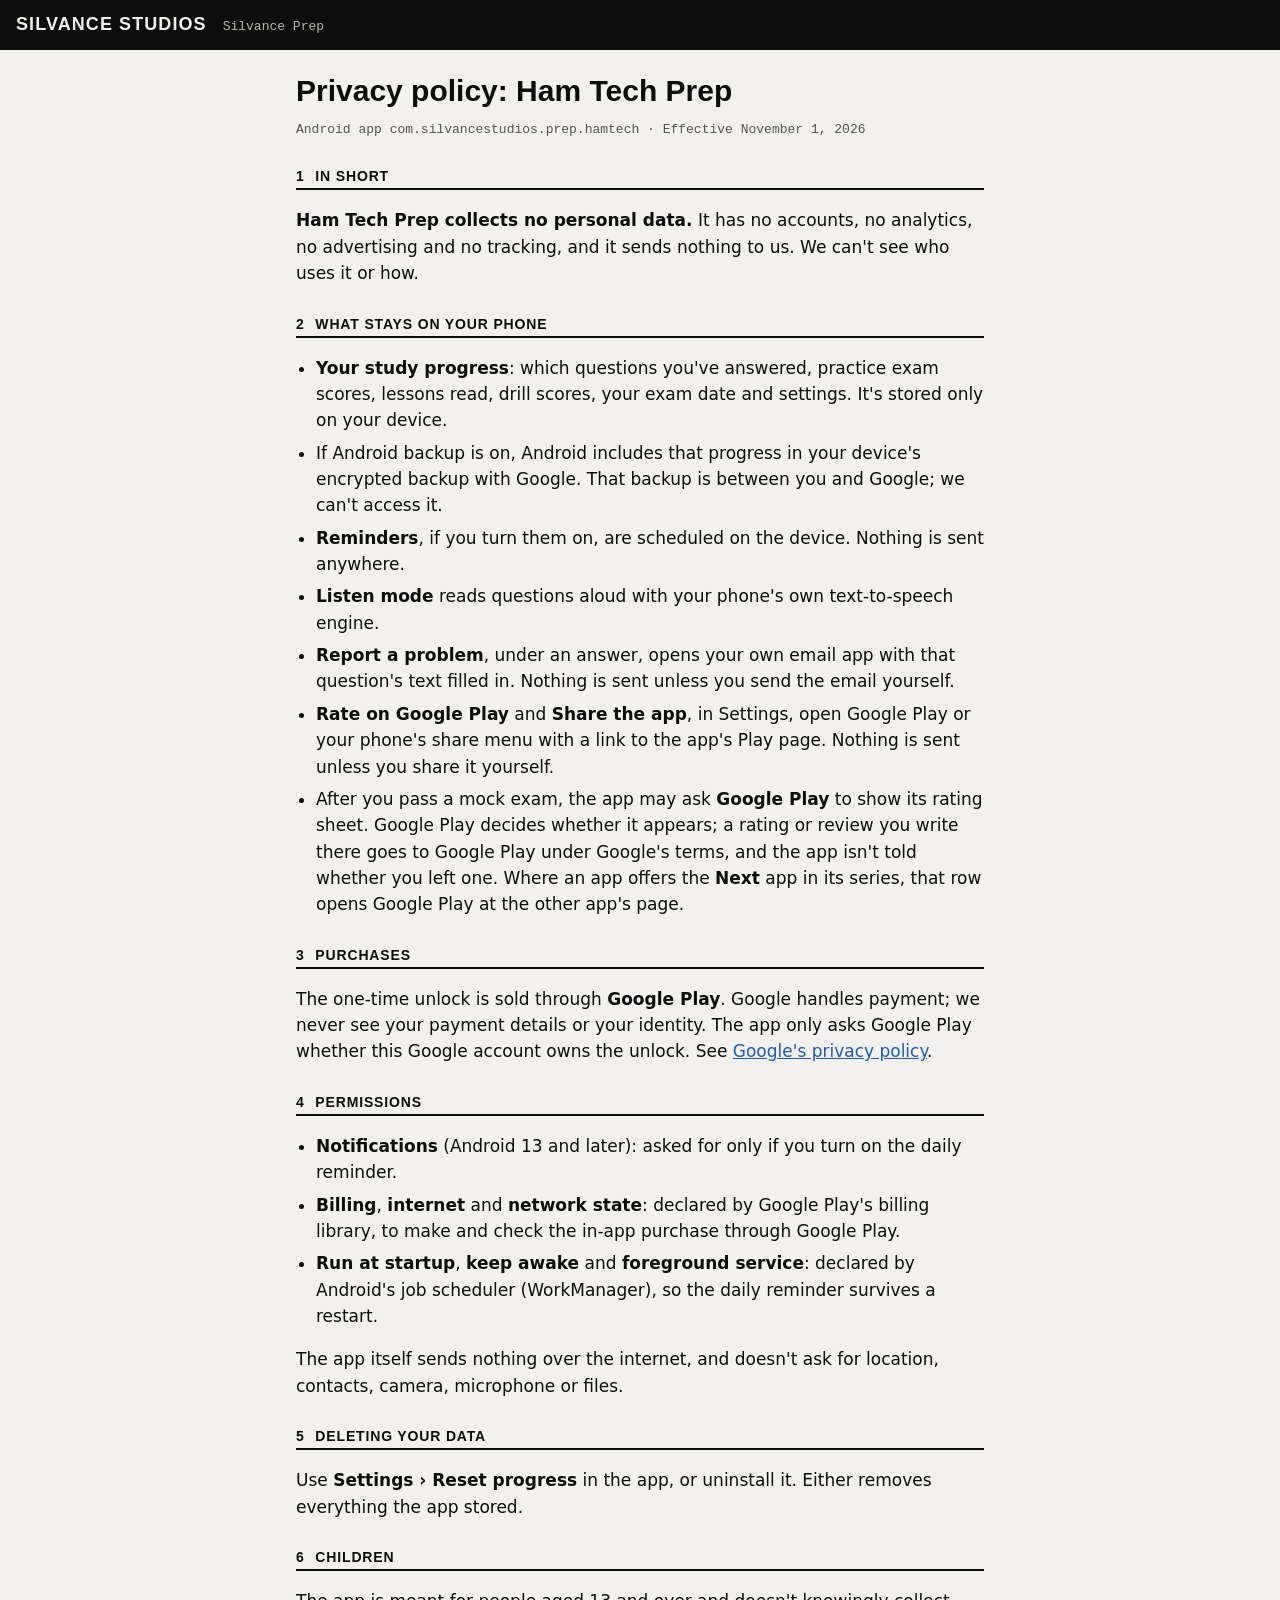
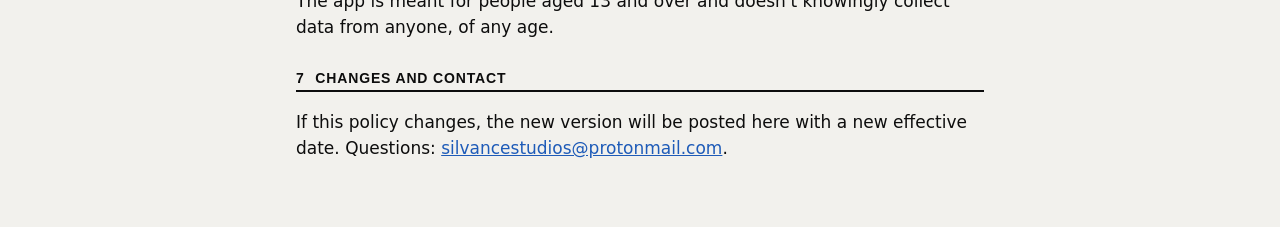
<file: privacy/hamtech/index.html>
<!doctype html>
<html lang="en">
<head>
<meta charset="utf-8">
<meta name="viewport" content="width=device-width, initial-scale=1">
<title>Privacy policy · Ham Tech Prep · Silvance Studios</title>
<link rel="stylesheet" href="../../style.css">
</head>
<body>
<header><span class="brand">SILVANCE STUDIOS</span><span class="sub">Silvance Prep</span></header>
<main>
<h1>Privacy policy: Ham Tech Prep</h1>
<p class="meta">Android app <code>com.silvancestudios.prep.hamtech</code> · Effective November 1, 2026</p>

<h2><span>1</span> In short</h2>
<p><strong>Ham Tech Prep collects no personal data.</strong> It has no accounts, no analytics, no advertising and no tracking, and it sends nothing to us. We can't see who uses it or how.</p>

<h2><span>2</span> What stays on your phone</h2>
<ul>
<li><strong>Your study progress</strong>: which questions you've answered, practice exam scores, lessons read, drill scores, your exam date and settings. It's stored only on your device.</li>
<li>If Android backup is on, Android includes that progress in your device's encrypted backup with Google. That backup is between you and Google; we can't access it.</li>
<li><strong>Reminders</strong>, if you turn them on, are scheduled on the device. Nothing is sent anywhere.</li>
<li><strong>Listen mode</strong> reads questions aloud with your phone's own text-to-speech engine.</li>
<li><strong>Report a problem</strong>, under an answer, opens your own email app with that question's text filled in. Nothing is sent unless you send the email yourself.</li>
<li><strong>Rate on Google Play</strong> and <strong>Share the app</strong>, in Settings, open Google Play or your phone's share menu with a link to the app's Play page. Nothing is sent unless you share it yourself.</li>
<li>After you pass a mock exam, the app may ask <strong>Google Play</strong> to show its rating sheet. Google Play decides whether it appears; a rating or review you write there goes to Google Play under Google's terms, and the app isn't told whether you left one. Where an app offers the <strong>Next</strong> app in its series, that row opens Google Play at the other app's page.</li>
</ul>

<h2><span>3</span> Purchases</h2>
<p>The one-time unlock is sold through <strong>Google Play</strong>. Google handles payment; we never see your payment details or your identity. The app only asks Google Play whether this Google account owns the unlock. See <a href="https://policies.google.com/privacy">Google's privacy policy</a>.</p>

<h2><span>4</span> Permissions</h2>
<ul>
<li><strong>Notifications</strong> (Android 13 and later): asked for only if you turn on the daily reminder.</li>
<li><strong>Billing</strong>, <strong>internet</strong> and <strong>network state</strong>: declared by Google Play's billing library, to make and check the in-app purchase through Google Play.</li>
<li><strong>Run at startup</strong>, <strong>keep awake</strong> and <strong>foreground service</strong>: declared by Android's job scheduler (WorkManager), so the daily reminder survives a restart.</li>
</ul>
<p>The app itself sends nothing over the internet, and doesn't ask for location, contacts, camera, microphone or files.</p>

<h2><span>5</span> Deleting your data</h2>
<p>Use <strong>Settings › Reset progress</strong> in the app, or uninstall it. Either removes everything the app stored.</p>

<h2><span>6</span> Children</h2>
<p>The app is meant for people aged 13 and over and doesn't knowingly collect data from anyone, of any age.</p>

<h2><span>7</span> Changes and contact</h2>
<p>If this policy changes, the new version will be posted here with a new effective date. Questions: <a href="mailto:silvancestudios@protonmail.com">silvancestudios@protonmail.com</a>.</p>
</main>
</body>
</html>
</file>
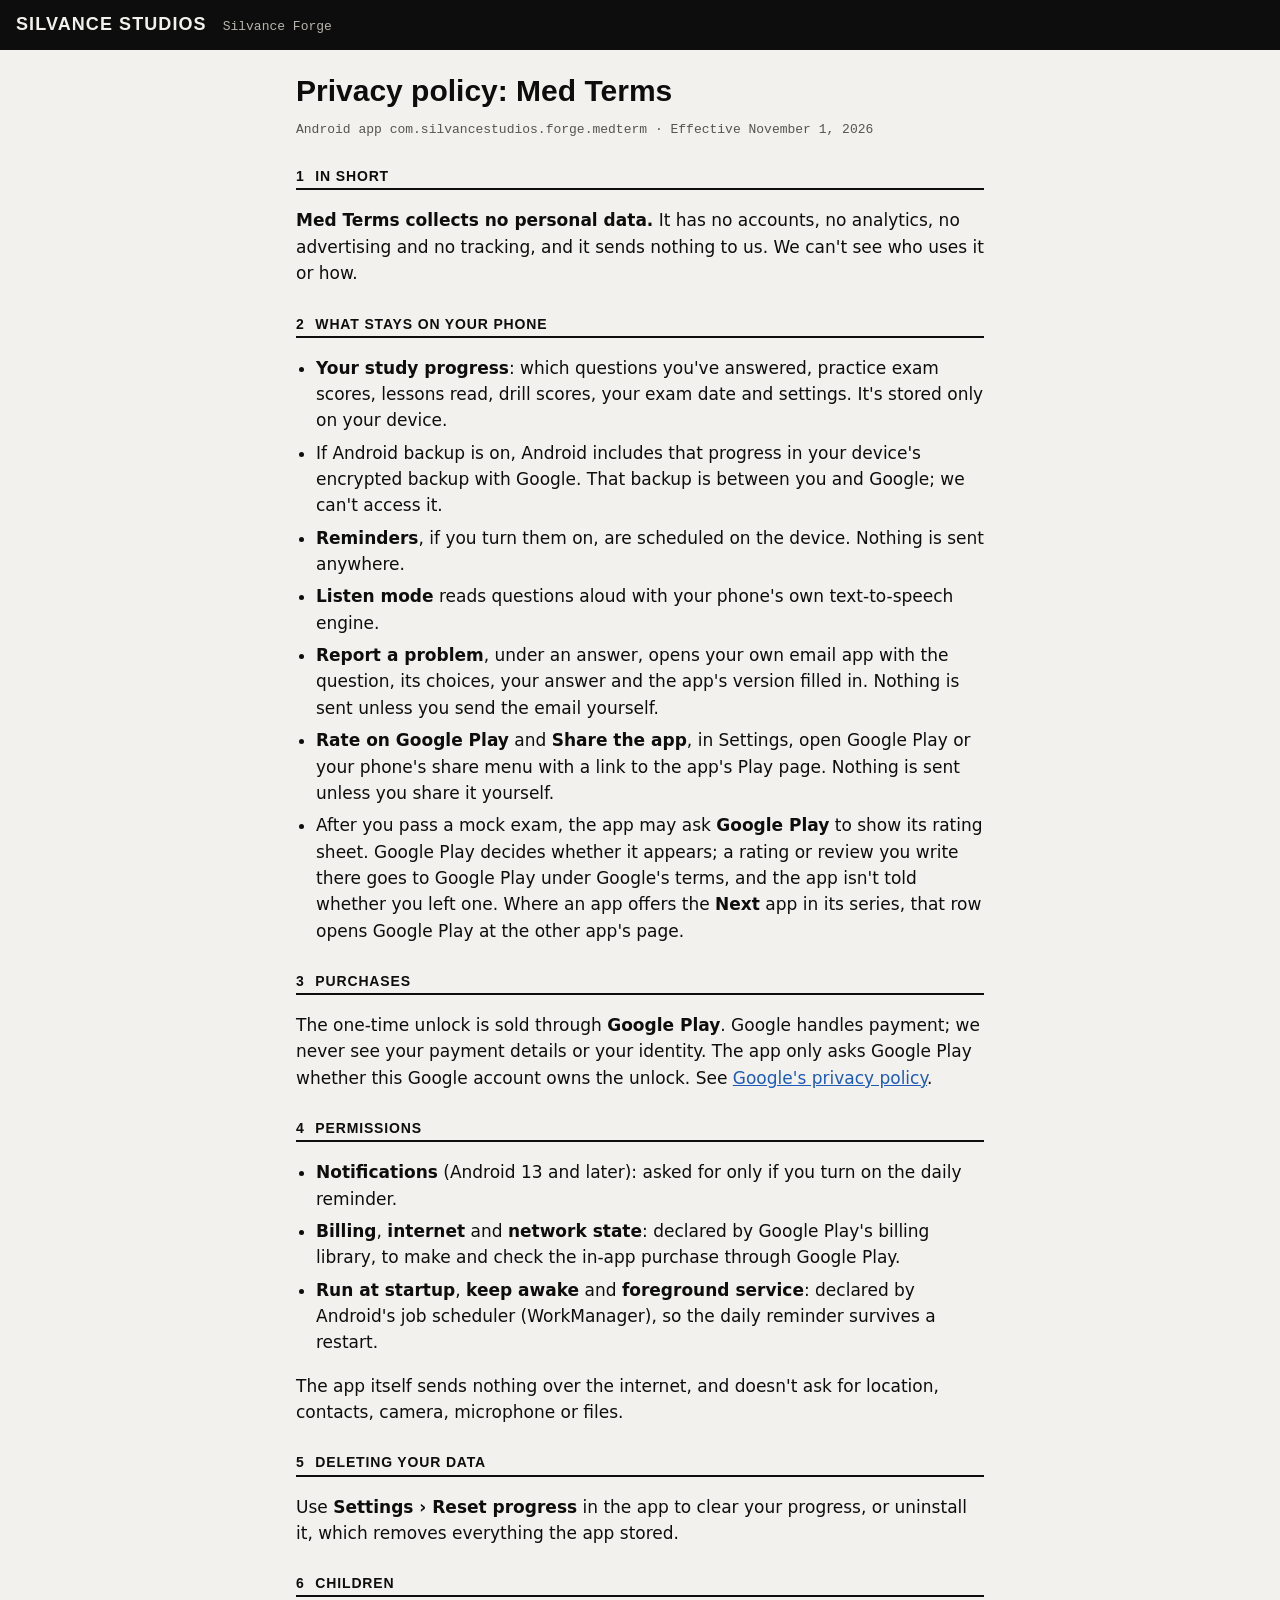
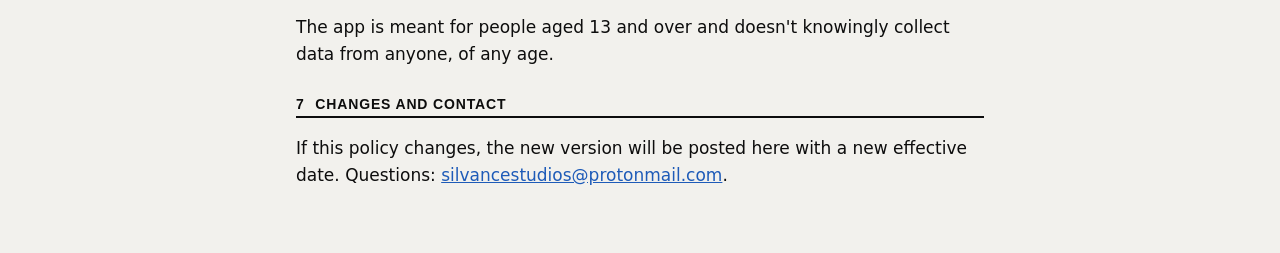
<file: privacy/medterm/index.html>
<!doctype html>
<html lang="en">
<head>
<meta charset="utf-8">
<meta name="viewport" content="width=device-width, initial-scale=1">
<title>Privacy policy · Med Terms · Silvance Studios</title>
<link rel="stylesheet" href="../../style.css">
</head>
<body>
<header><span class="brand">SILVANCE STUDIOS</span><span class="sub">Silvance Forge</span></header>
<main>
<h1>Privacy policy: Med Terms</h1>
<p class="meta">Android app <code>com.silvancestudios.forge.medterm</code> · Effective November 1, 2026</p>

<h2><span>1</span> In short</h2>
<p><strong>Med Terms collects no personal data.</strong> It has no accounts, no analytics, no advertising and no tracking, and it sends nothing to us. We can't see who uses it or how.</p>

<h2><span>2</span> What stays on your phone</h2>
<ul>
<li><strong>Your study progress</strong>: which questions you've answered, practice exam scores, lessons read, drill scores, your exam date and settings. It's stored only on your device.</li>
<li>If Android backup is on, Android includes that progress in your device's encrypted backup with Google. That backup is between you and Google; we can't access it.</li>
<li><strong>Reminders</strong>, if you turn them on, are scheduled on the device. Nothing is sent anywhere.</li>
<li><strong>Listen mode</strong> reads questions aloud with your phone's own text-to-speech engine.</li>
<li><strong>Report a problem</strong>, under an answer, opens your own email app with the question, its choices, your answer and the app's version filled in. Nothing is sent unless you send the email yourself.</li>
<li><strong>Rate on Google Play</strong> and <strong>Share the app</strong>, in Settings, open Google Play or your phone's share menu with a link to the app's Play page. Nothing is sent unless you share it yourself.</li>
<li>After you pass a mock exam, the app may ask <strong>Google Play</strong> to show its rating sheet. Google Play decides whether it appears; a rating or review you write there goes to Google Play under Google's terms, and the app isn't told whether you left one. Where an app offers the <strong>Next</strong> app in its series, that row opens Google Play at the other app's page.</li>
</ul>

<h2><span>3</span> Purchases</h2>
<p>The one-time unlock is sold through <strong>Google Play</strong>. Google handles payment; we never see your payment details or your identity. The app only asks Google Play whether this Google account owns the unlock. See <a href="https://policies.google.com/privacy">Google's privacy policy</a>.</p>

<h2><span>4</span> Permissions</h2>
<ul>
<li><strong>Notifications</strong> (Android 13 and later): asked for only if you turn on the daily reminder.</li>
<li><strong>Billing</strong>, <strong>internet</strong> and <strong>network state</strong>: declared by Google Play's billing library, to make and check the in-app purchase through Google Play.</li>
<li><strong>Run at startup</strong>, <strong>keep awake</strong> and <strong>foreground service</strong>: declared by Android's job scheduler (WorkManager), so the daily reminder survives a restart.</li>
</ul>
<p>The app itself sends nothing over the internet, and doesn't ask for location, contacts, camera, microphone or files.</p>

<h2><span>5</span> Deleting your data</h2>
<p>Use <strong>Settings › Reset progress</strong> in the app to clear your progress, or uninstall it, which removes everything the app stored.</p>

<h2><span>6</span> Children</h2>
<p>The app is meant for people aged 13 and over and doesn't knowingly collect data from anyone, of any age.</p>

<h2><span>7</span> Changes and contact</h2>
<p>If this policy changes, the new version will be posted here with a new effective date. Questions: <a href="mailto:silvancestudios@protonmail.com">silvancestudios@protonmail.com</a>.</p>
</main>
</body>
</html>
</file>
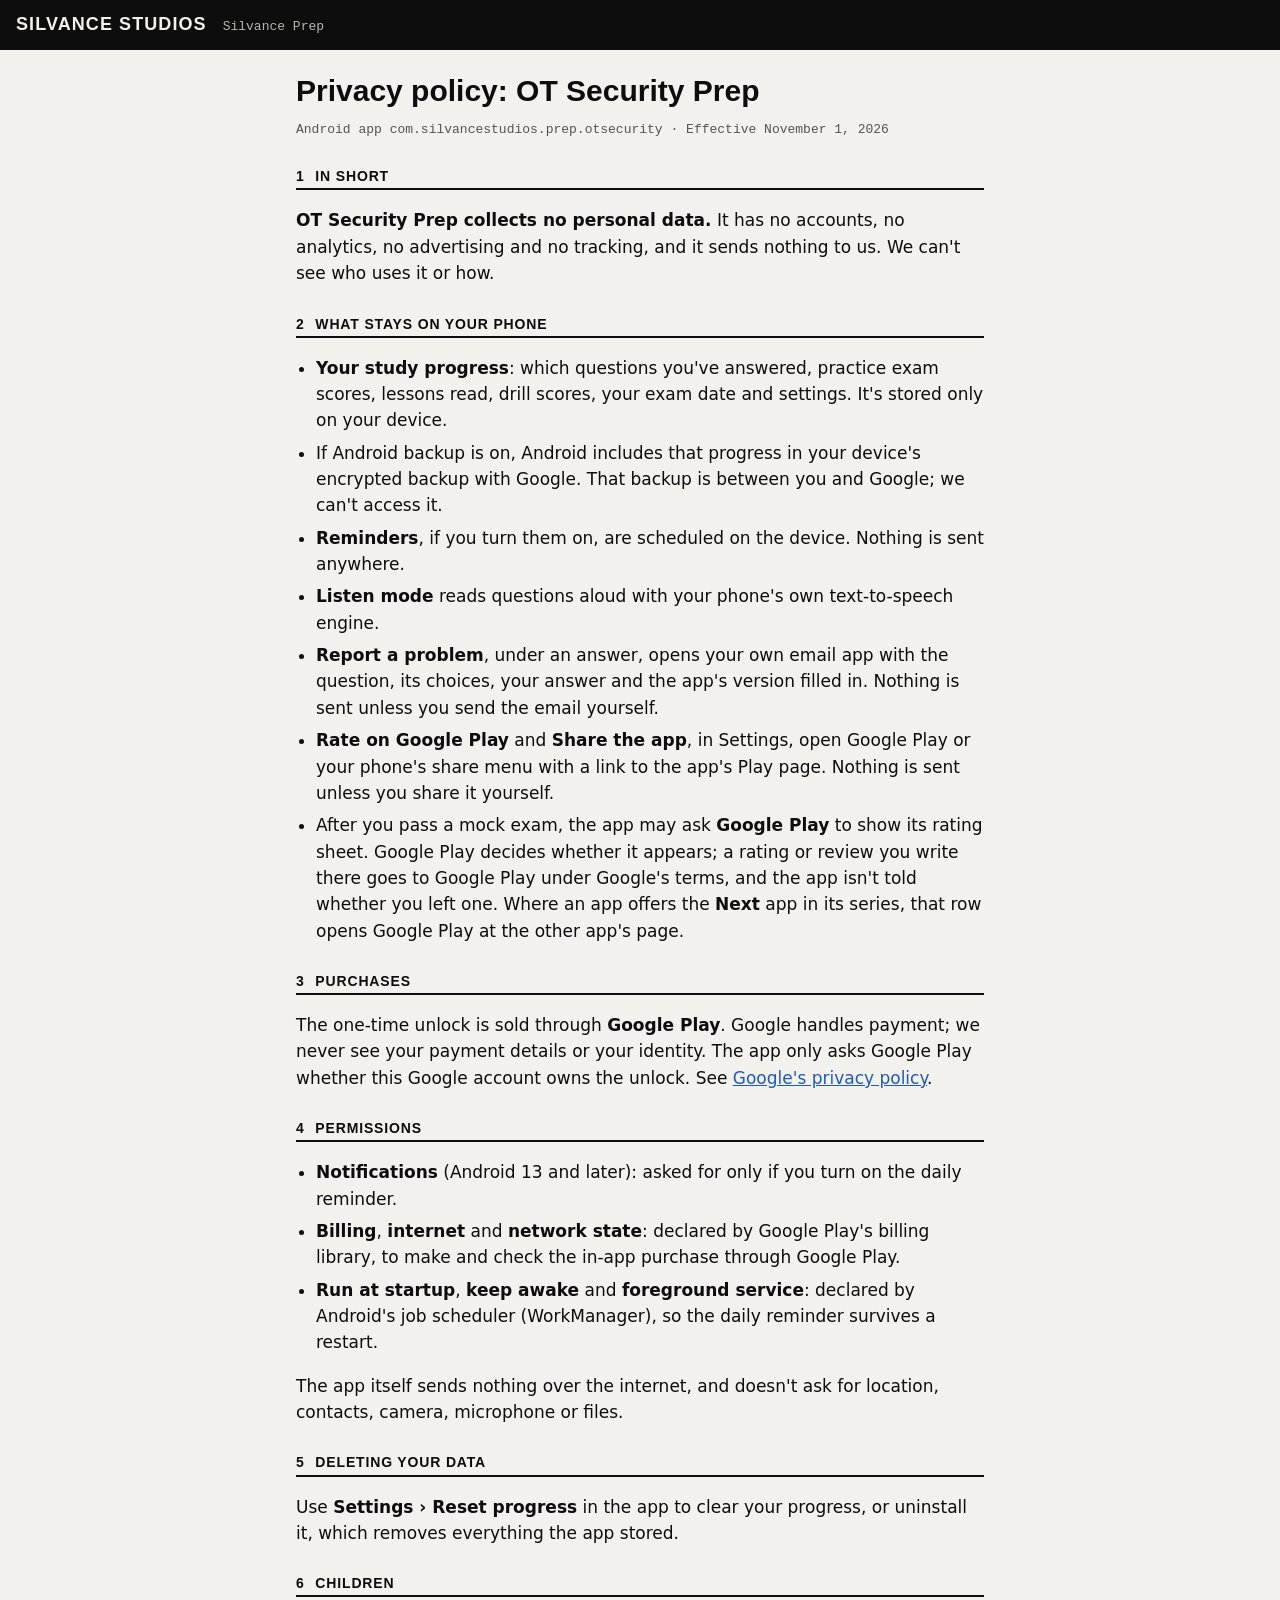
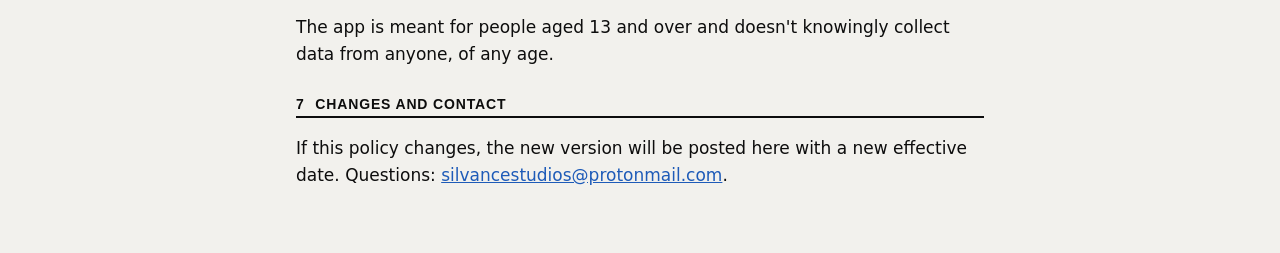
<file: privacy/otsecurity/index.html>
<!doctype html>
<html lang="en">
<head>
<meta charset="utf-8">
<meta name="viewport" content="width=device-width, initial-scale=1">
<title>Privacy policy · OT Security Prep · Silvance Studios</title>
<link rel="stylesheet" href="../../style.css">
</head>
<body>
<header><span class="brand">SILVANCE STUDIOS</span><span class="sub">Silvance Prep</span></header>
<main>
<h1>Privacy policy: OT Security Prep</h1>
<p class="meta">Android app <code>com.silvancestudios.prep.otsecurity</code> · Effective November 1, 2026</p>

<h2><span>1</span> In short</h2>
<p><strong>OT Security Prep collects no personal data.</strong> It has no accounts, no analytics, no advertising and no tracking, and it sends nothing to us. We can't see who uses it or how.</p>

<h2><span>2</span> What stays on your phone</h2>
<ul>
<li><strong>Your study progress</strong>: which questions you've answered, practice exam scores, lessons read, drill scores, your exam date and settings. It's stored only on your device.</li>
<li>If Android backup is on, Android includes that progress in your device's encrypted backup with Google. That backup is between you and Google; we can't access it.</li>
<li><strong>Reminders</strong>, if you turn them on, are scheduled on the device. Nothing is sent anywhere.</li>
<li><strong>Listen mode</strong> reads questions aloud with your phone's own text-to-speech engine.</li>
<li><strong>Report a problem</strong>, under an answer, opens your own email app with the question, its choices, your answer and the app's version filled in. Nothing is sent unless you send the email yourself.</li>
<li><strong>Rate on Google Play</strong> and <strong>Share the app</strong>, in Settings, open Google Play or your phone's share menu with a link to the app's Play page. Nothing is sent unless you share it yourself.</li>
<li>After you pass a mock exam, the app may ask <strong>Google Play</strong> to show its rating sheet. Google Play decides whether it appears; a rating or review you write there goes to Google Play under Google's terms, and the app isn't told whether you left one. Where an app offers the <strong>Next</strong> app in its series, that row opens Google Play at the other app's page.</li>
</ul>

<h2><span>3</span> Purchases</h2>
<p>The one-time unlock is sold through <strong>Google Play</strong>. Google handles payment; we never see your payment details or your identity. The app only asks Google Play whether this Google account owns the unlock. See <a href="https://policies.google.com/privacy">Google's privacy policy</a>.</p>

<h2><span>4</span> Permissions</h2>
<ul>
<li><strong>Notifications</strong> (Android 13 and later): asked for only if you turn on the daily reminder.</li>
<li><strong>Billing</strong>, <strong>internet</strong> and <strong>network state</strong>: declared by Google Play's billing library, to make and check the in-app purchase through Google Play.</li>
<li><strong>Run at startup</strong>, <strong>keep awake</strong> and <strong>foreground service</strong>: declared by Android's job scheduler (WorkManager), so the daily reminder survives a restart.</li>
</ul>
<p>The app itself sends nothing over the internet, and doesn't ask for location, contacts, camera, microphone or files.</p>

<h2><span>5</span> Deleting your data</h2>
<p>Use <strong>Settings › Reset progress</strong> in the app to clear your progress, or uninstall it, which removes everything the app stored.</p>

<h2><span>6</span> Children</h2>
<p>The app is meant for people aged 13 and over and doesn't knowingly collect data from anyone, of any age.</p>

<h2><span>7</span> Changes and contact</h2>
<p>If this policy changes, the new version will be posted here with a new effective date. Questions: <a href="mailto:silvancestudios@protonmail.com">silvancestudios@protonmail.com</a>.</p>
</main>
</body>
</html>
</file>
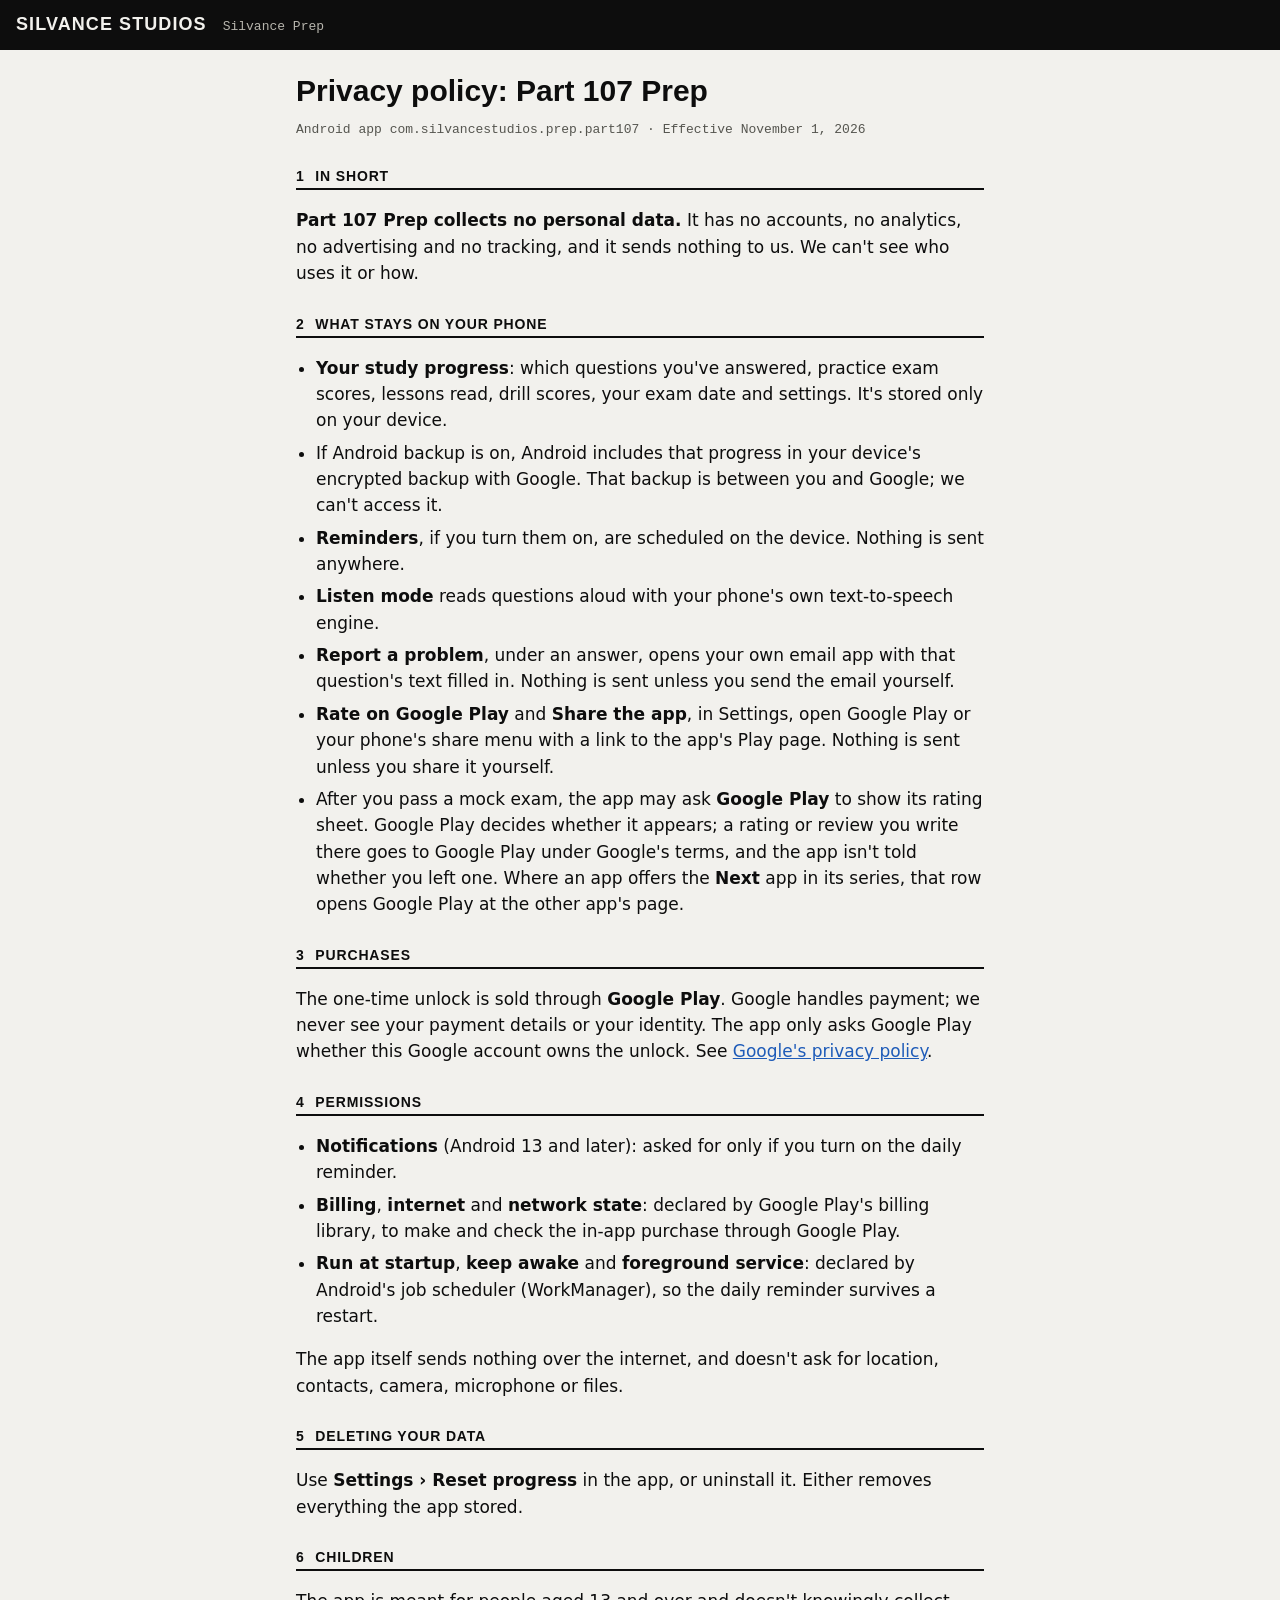
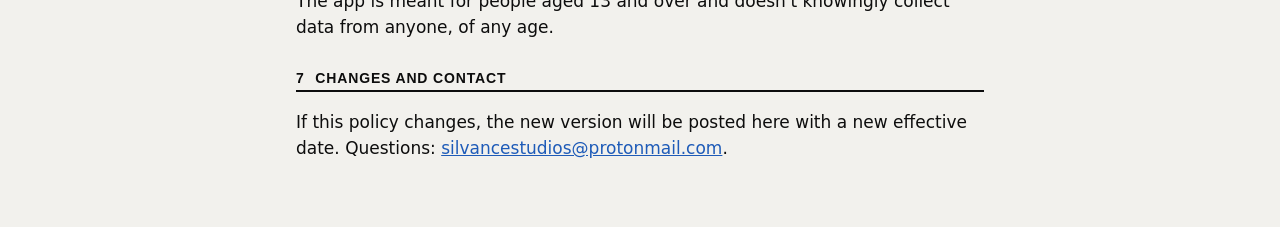
<file: privacy/part107/index.html>
<!doctype html>
<html lang="en">
<head>
<meta charset="utf-8">
<meta name="viewport" content="width=device-width, initial-scale=1">
<title>Privacy policy · Part 107 Prep · Silvance Studios</title>
<link rel="stylesheet" href="../../style.css">
</head>
<body>
<header><span class="brand">SILVANCE STUDIOS</span><span class="sub">Silvance Prep</span></header>
<main>
<h1>Privacy policy: Part 107 Prep</h1>
<p class="meta">Android app <code>com.silvancestudios.prep.part107</code> · Effective November 1, 2026</p>

<h2><span>1</span> In short</h2>
<p><strong>Part 107 Prep collects no personal data.</strong> It has no accounts, no analytics, no advertising and no tracking, and it sends nothing to us. We can't see who uses it or how.</p>

<h2><span>2</span> What stays on your phone</h2>
<ul>
<li><strong>Your study progress</strong>: which questions you've answered, practice exam scores, lessons read, drill scores, your exam date and settings. It's stored only on your device.</li>
<li>If Android backup is on, Android includes that progress in your device's encrypted backup with Google. That backup is between you and Google; we can't access it.</li>
<li><strong>Reminders</strong>, if you turn them on, are scheduled on the device. Nothing is sent anywhere.</li>
<li><strong>Listen mode</strong> reads questions aloud with your phone's own text-to-speech engine.</li>
<li><strong>Report a problem</strong>, under an answer, opens your own email app with that question's text filled in. Nothing is sent unless you send the email yourself.</li>
<li><strong>Rate on Google Play</strong> and <strong>Share the app</strong>, in Settings, open Google Play or your phone's share menu with a link to the app's Play page. Nothing is sent unless you share it yourself.</li>
<li>After you pass a mock exam, the app may ask <strong>Google Play</strong> to show its rating sheet. Google Play decides whether it appears; a rating or review you write there goes to Google Play under Google's terms, and the app isn't told whether you left one. Where an app offers the <strong>Next</strong> app in its series, that row opens Google Play at the other app's page.</li>
</ul>

<h2><span>3</span> Purchases</h2>
<p>The one-time unlock is sold through <strong>Google Play</strong>. Google handles payment; we never see your payment details or your identity. The app only asks Google Play whether this Google account owns the unlock. See <a href="https://policies.google.com/privacy">Google's privacy policy</a>.</p>

<h2><span>4</span> Permissions</h2>
<ul>
<li><strong>Notifications</strong> (Android 13 and later): asked for only if you turn on the daily reminder.</li>
<li><strong>Billing</strong>, <strong>internet</strong> and <strong>network state</strong>: declared by Google Play's billing library, to make and check the in-app purchase through Google Play.</li>
<li><strong>Run at startup</strong>, <strong>keep awake</strong> and <strong>foreground service</strong>: declared by Android's job scheduler (WorkManager), so the daily reminder survives a restart.</li>
</ul>
<p>The app itself sends nothing over the internet, and doesn't ask for location, contacts, camera, microphone or files.</p>

<h2><span>5</span> Deleting your data</h2>
<p>Use <strong>Settings › Reset progress</strong> in the app, or uninstall it. Either removes everything the app stored.</p>

<h2><span>6</span> Children</h2>
<p>The app is meant for people aged 13 and over and doesn't knowingly collect data from anyone, of any age.</p>

<h2><span>7</span> Changes and contact</h2>
<p>If this policy changes, the new version will be posted here with a new effective date. Questions: <a href="mailto:silvancestudios@protonmail.com">silvancestudios@protonmail.com</a>.</p>
</main>
</body>
</html>
</file>
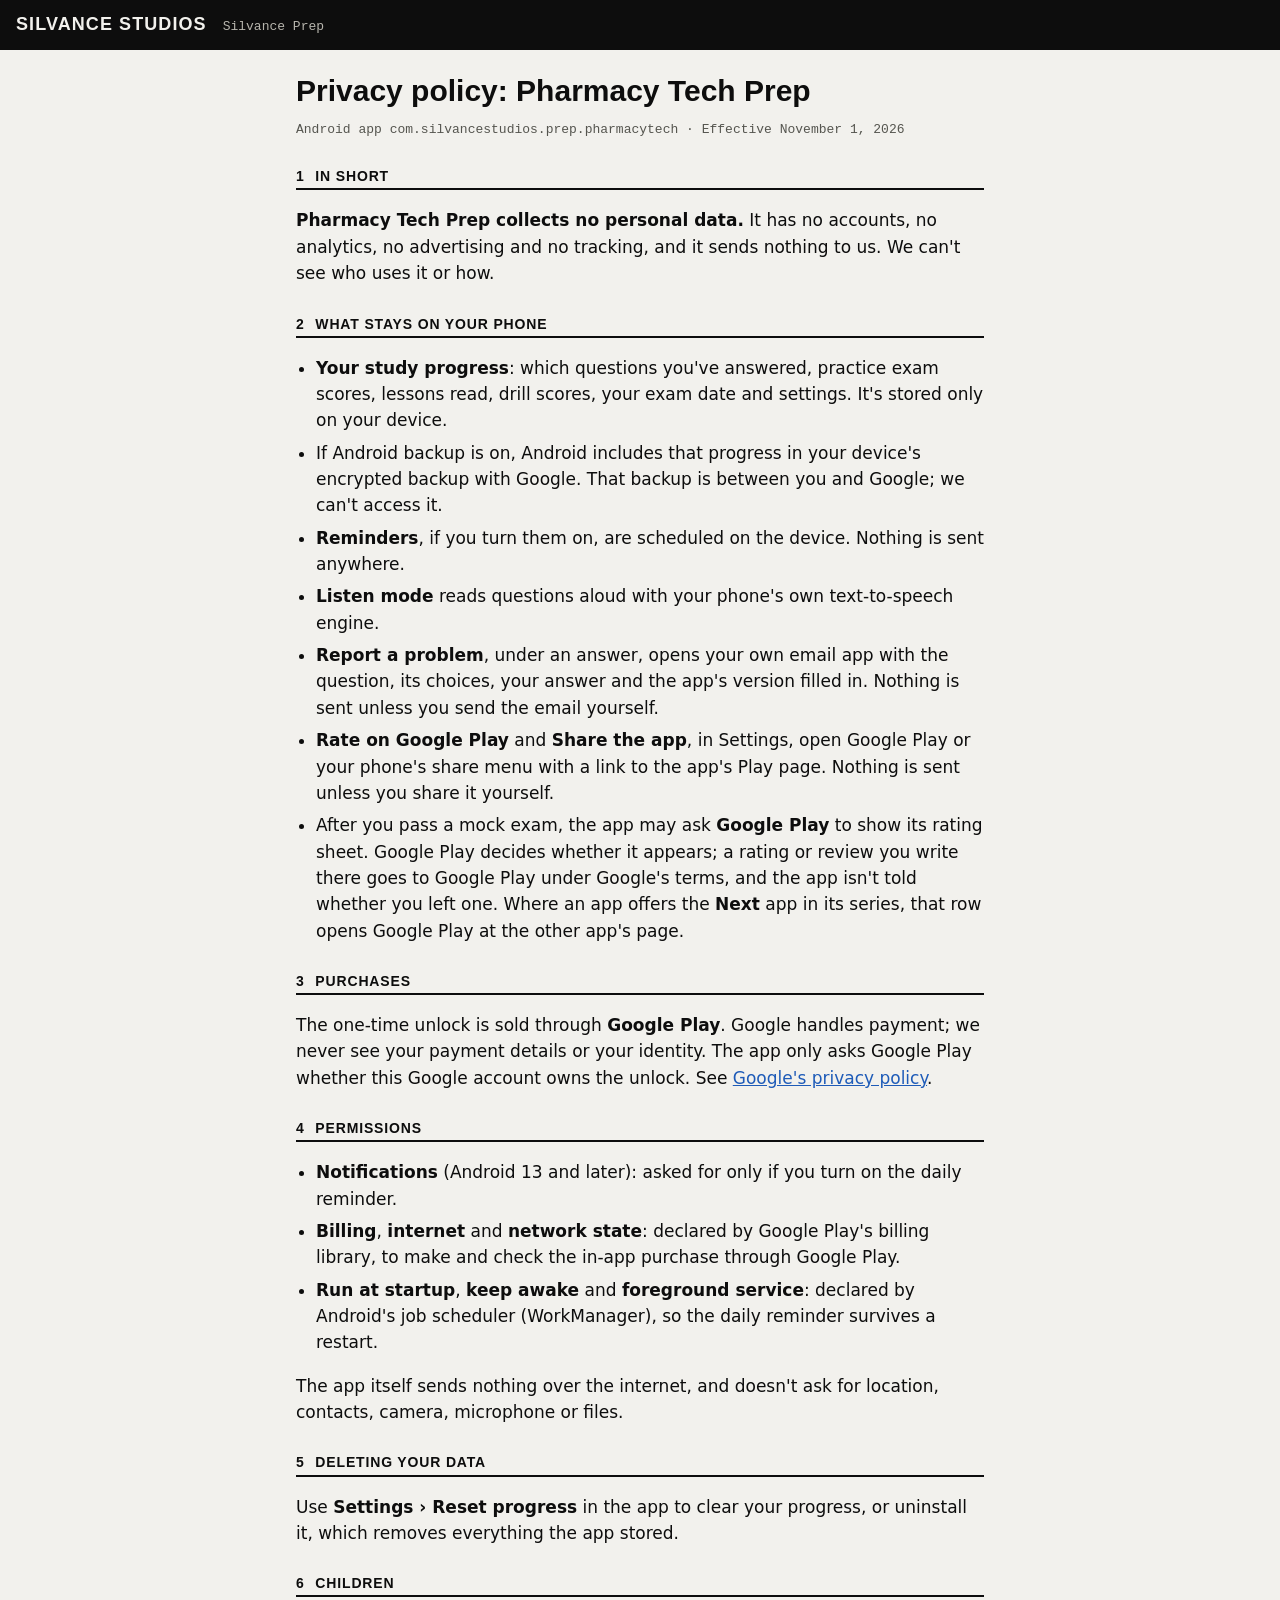
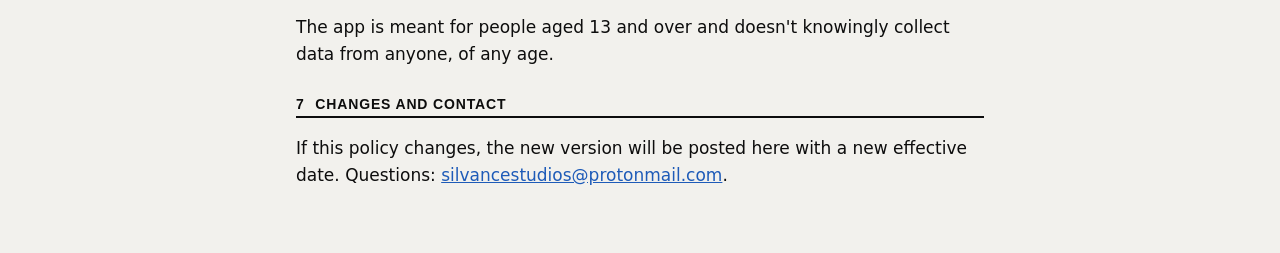
<file: privacy/pharmacytech/index.html>
<!doctype html>
<html lang="en">
<head>
<meta charset="utf-8">
<meta name="viewport" content="width=device-width, initial-scale=1">
<title>Privacy policy · Pharmacy Tech Prep · Silvance Studios</title>
<link rel="stylesheet" href="../../style.css">
</head>
<body>
<header><span class="brand">SILVANCE STUDIOS</span><span class="sub">Silvance Prep</span></header>
<main>
<h1>Privacy policy: Pharmacy Tech Prep</h1>
<p class="meta">Android app <code>com.silvancestudios.prep.pharmacytech</code> · Effective November 1, 2026</p>

<h2><span>1</span> In short</h2>
<p><strong>Pharmacy Tech Prep collects no personal data.</strong> It has no accounts, no analytics, no advertising and no tracking, and it sends nothing to us. We can't see who uses it or how.</p>

<h2><span>2</span> What stays on your phone</h2>
<ul>
<li><strong>Your study progress</strong>: which questions you've answered, practice exam scores, lessons read, drill scores, your exam date and settings. It's stored only on your device.</li>
<li>If Android backup is on, Android includes that progress in your device's encrypted backup with Google. That backup is between you and Google; we can't access it.</li>
<li><strong>Reminders</strong>, if you turn them on, are scheduled on the device. Nothing is sent anywhere.</li>
<li><strong>Listen mode</strong> reads questions aloud with your phone's own text-to-speech engine.</li>
<li><strong>Report a problem</strong>, under an answer, opens your own email app with the question, its choices, your answer and the app's version filled in. Nothing is sent unless you send the email yourself.</li>
<li><strong>Rate on Google Play</strong> and <strong>Share the app</strong>, in Settings, open Google Play or your phone's share menu with a link to the app's Play page. Nothing is sent unless you share it yourself.</li>
<li>After you pass a mock exam, the app may ask <strong>Google Play</strong> to show its rating sheet. Google Play decides whether it appears; a rating or review you write there goes to Google Play under Google's terms, and the app isn't told whether you left one. Where an app offers the <strong>Next</strong> app in its series, that row opens Google Play at the other app's page.</li>
</ul>

<h2><span>3</span> Purchases</h2>
<p>The one-time unlock is sold through <strong>Google Play</strong>. Google handles payment; we never see your payment details or your identity. The app only asks Google Play whether this Google account owns the unlock. See <a href="https://policies.google.com/privacy">Google's privacy policy</a>.</p>

<h2><span>4</span> Permissions</h2>
<ul>
<li><strong>Notifications</strong> (Android 13 and later): asked for only if you turn on the daily reminder.</li>
<li><strong>Billing</strong>, <strong>internet</strong> and <strong>network state</strong>: declared by Google Play's billing library, to make and check the in-app purchase through Google Play.</li>
<li><strong>Run at startup</strong>, <strong>keep awake</strong> and <strong>foreground service</strong>: declared by Android's job scheduler (WorkManager), so the daily reminder survives a restart.</li>
</ul>
<p>The app itself sends nothing over the internet, and doesn't ask for location, contacts, camera, microphone or files.</p>

<h2><span>5</span> Deleting your data</h2>
<p>Use <strong>Settings › Reset progress</strong> in the app to clear your progress, or uninstall it, which removes everything the app stored.</p>

<h2><span>6</span> Children</h2>
<p>The app is meant for people aged 13 and over and doesn't knowingly collect data from anyone, of any age.</p>

<h2><span>7</span> Changes and contact</h2>
<p>If this policy changes, the new version will be posted here with a new effective date. Questions: <a href="mailto:silvancestudios@protonmail.com">silvancestudios@protonmail.com</a>.</p>
</main>
</body>
</html>
</file>
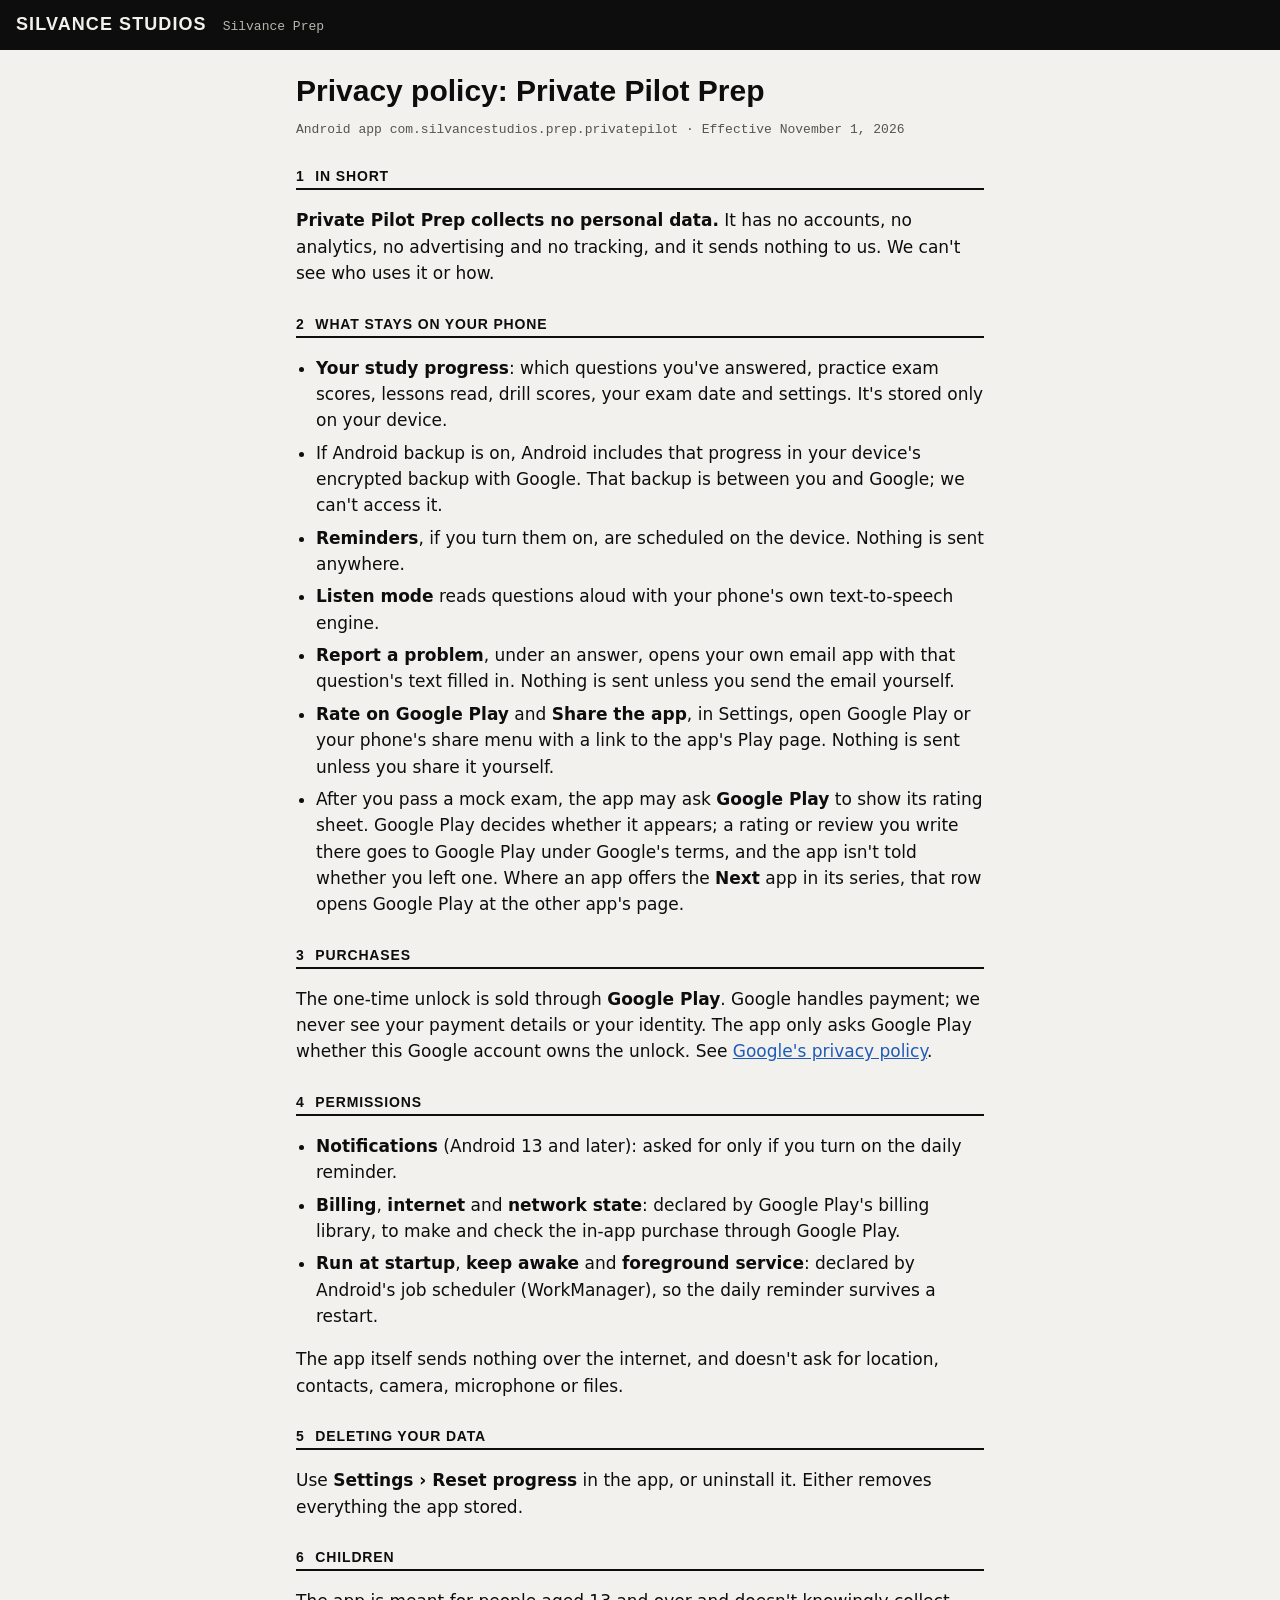
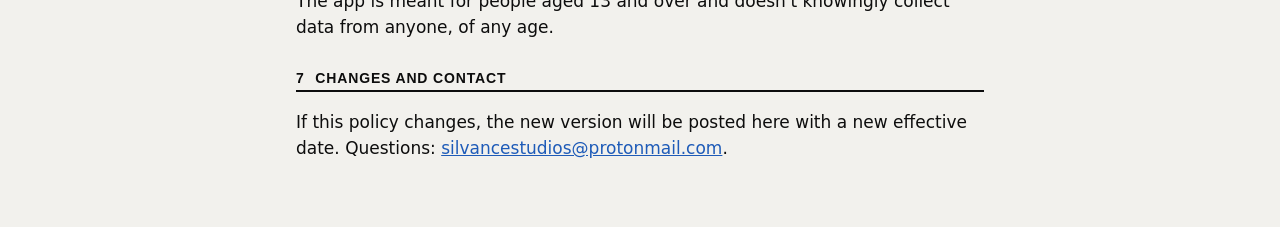
<file: privacy/privatepilot/index.html>
<!doctype html>
<html lang="en">
<head>
<meta charset="utf-8">
<meta name="viewport" content="width=device-width, initial-scale=1">
<title>Privacy policy · Private Pilot Prep · Silvance Studios</title>
<link rel="stylesheet" href="../../style.css">
</head>
<body>
<header><span class="brand">SILVANCE STUDIOS</span><span class="sub">Silvance Prep</span></header>
<main>
<h1>Privacy policy: Private Pilot Prep</h1>
<p class="meta">Android app <code>com.silvancestudios.prep.privatepilot</code> · Effective November 1, 2026</p>

<h2><span>1</span> In short</h2>
<p><strong>Private Pilot Prep collects no personal data.</strong> It has no accounts, no analytics, no advertising and no tracking, and it sends nothing to us. We can't see who uses it or how.</p>

<h2><span>2</span> What stays on your phone</h2>
<ul>
<li><strong>Your study progress</strong>: which questions you've answered, practice exam scores, lessons read, drill scores, your exam date and settings. It's stored only on your device.</li>
<li>If Android backup is on, Android includes that progress in your device's encrypted backup with Google. That backup is between you and Google; we can't access it.</li>
<li><strong>Reminders</strong>, if you turn them on, are scheduled on the device. Nothing is sent anywhere.</li>
<li><strong>Listen mode</strong> reads questions aloud with your phone's own text-to-speech engine.</li>
<li><strong>Report a problem</strong>, under an answer, opens your own email app with that question's text filled in. Nothing is sent unless you send the email yourself.</li>
<li><strong>Rate on Google Play</strong> and <strong>Share the app</strong>, in Settings, open Google Play or your phone's share menu with a link to the app's Play page. Nothing is sent unless you share it yourself.</li>
<li>After you pass a mock exam, the app may ask <strong>Google Play</strong> to show its rating sheet. Google Play decides whether it appears; a rating or review you write there goes to Google Play under Google's terms, and the app isn't told whether you left one. Where an app offers the <strong>Next</strong> app in its series, that row opens Google Play at the other app's page.</li>
</ul>

<h2><span>3</span> Purchases</h2>
<p>The one-time unlock is sold through <strong>Google Play</strong>. Google handles payment; we never see your payment details or your identity. The app only asks Google Play whether this Google account owns the unlock. See <a href="https://policies.google.com/privacy">Google's privacy policy</a>.</p>

<h2><span>4</span> Permissions</h2>
<ul>
<li><strong>Notifications</strong> (Android 13 and later): asked for only if you turn on the daily reminder.</li>
<li><strong>Billing</strong>, <strong>internet</strong> and <strong>network state</strong>: declared by Google Play's billing library, to make and check the in-app purchase through Google Play.</li>
<li><strong>Run at startup</strong>, <strong>keep awake</strong> and <strong>foreground service</strong>: declared by Android's job scheduler (WorkManager), so the daily reminder survives a restart.</li>
</ul>
<p>The app itself sends nothing over the internet, and doesn't ask for location, contacts, camera, microphone or files.</p>

<h2><span>5</span> Deleting your data</h2>
<p>Use <strong>Settings › Reset progress</strong> in the app, or uninstall it. Either removes everything the app stored.</p>

<h2><span>6</span> Children</h2>
<p>The app is meant for people aged 13 and over and doesn't knowingly collect data from anyone, of any age.</p>

<h2><span>7</span> Changes and contact</h2>
<p>If this policy changes, the new version will be posted here with a new effective date. Questions: <a href="mailto:silvancestudios@protonmail.com">silvancestudios@protonmail.com</a>.</p>
</main>
</body>
</html>
</file>
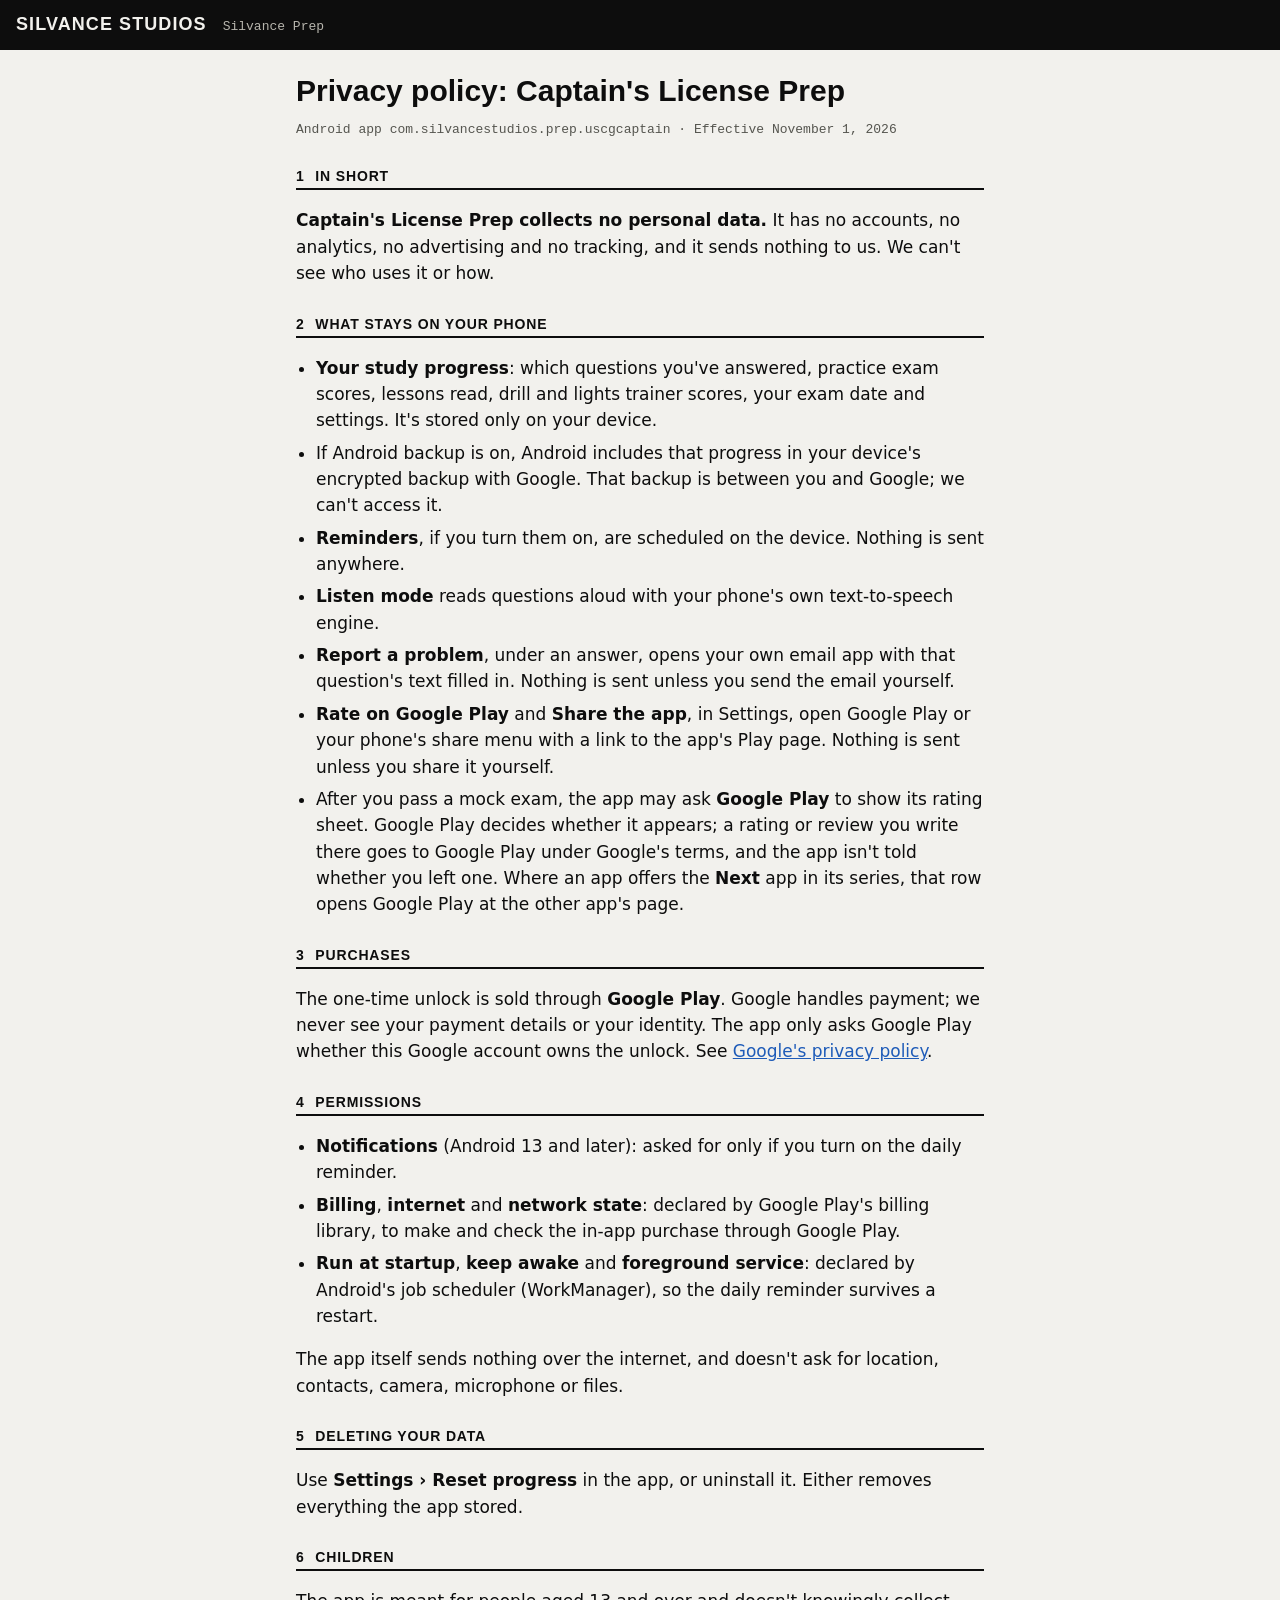
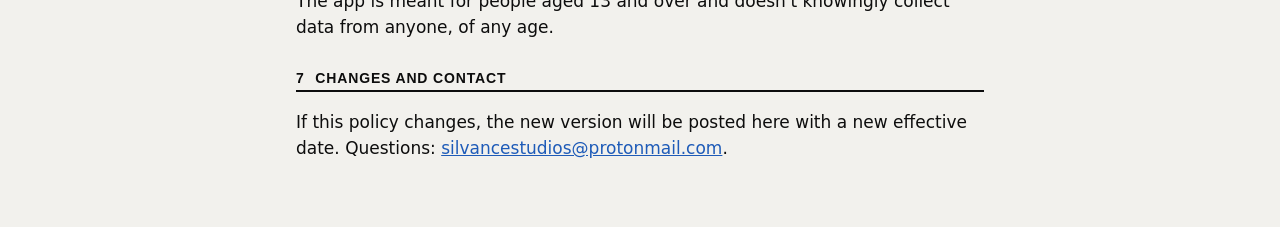
<file: privacy/uscgcaptain/index.html>
<!doctype html>
<html lang="en">
<head>
<meta charset="utf-8">
<meta name="viewport" content="width=device-width, initial-scale=1">
<title>Privacy policy · Captain's License Prep · Silvance Studios</title>
<link rel="stylesheet" href="../../style.css">
</head>
<body>
<header><span class="brand">SILVANCE STUDIOS</span><span class="sub">Silvance Prep</span></header>
<main>
<h1>Privacy policy: Captain's License Prep</h1>
<p class="meta">Android app <code>com.silvancestudios.prep.uscgcaptain</code> · Effective November 1, 2026</p>

<h2><span>1</span> In short</h2>
<p><strong>Captain's License Prep collects no personal data.</strong> It has no accounts, no analytics, no advertising and no tracking, and it sends nothing to us. We can't see who uses it or how.</p>

<h2><span>2</span> What stays on your phone</h2>
<ul>
<li><strong>Your study progress</strong>: which questions you've answered, practice exam scores, lessons read, drill and lights trainer scores, your exam date and settings. It's stored only on your device.</li>
<li>If Android backup is on, Android includes that progress in your device's encrypted backup with Google. That backup is between you and Google; we can't access it.</li>
<li><strong>Reminders</strong>, if you turn them on, are scheduled on the device. Nothing is sent anywhere.</li>
<li><strong>Listen mode</strong> reads questions aloud with your phone's own text-to-speech engine.</li>
<li><strong>Report a problem</strong>, under an answer, opens your own email app with that question's text filled in. Nothing is sent unless you send the email yourself.</li>
<li><strong>Rate on Google Play</strong> and <strong>Share the app</strong>, in Settings, open Google Play or your phone's share menu with a link to the app's Play page. Nothing is sent unless you share it yourself.</li>
<li>After you pass a mock exam, the app may ask <strong>Google Play</strong> to show its rating sheet. Google Play decides whether it appears; a rating or review you write there goes to Google Play under Google's terms, and the app isn't told whether you left one. Where an app offers the <strong>Next</strong> app in its series, that row opens Google Play at the other app's page.</li>
</ul>

<h2><span>3</span> Purchases</h2>
<p>The one-time unlock is sold through <strong>Google Play</strong>. Google handles payment; we never see your payment details or your identity. The app only asks Google Play whether this Google account owns the unlock. See <a href="https://policies.google.com/privacy">Google's privacy policy</a>.</p>

<h2><span>4</span> Permissions</h2>
<ul>
<li><strong>Notifications</strong> (Android 13 and later): asked for only if you turn on the daily reminder.</li>
<li><strong>Billing</strong>, <strong>internet</strong> and <strong>network state</strong>: declared by Google Play's billing library, to make and check the in-app purchase through Google Play.</li>
<li><strong>Run at startup</strong>, <strong>keep awake</strong> and <strong>foreground service</strong>: declared by Android's job scheduler (WorkManager), so the daily reminder survives a restart.</li>
</ul>
<p>The app itself sends nothing over the internet, and doesn't ask for location, contacts, camera, microphone or files.</p>

<h2><span>5</span> Deleting your data</h2>
<p>Use <strong>Settings › Reset progress</strong> in the app, or uninstall it. Either removes everything the app stored.</p>

<h2><span>6</span> Children</h2>
<p>The app is meant for people aged 13 and over and doesn't knowingly collect data from anyone, of any age.</p>

<h2><span>7</span> Changes and contact</h2>
<p>If this policy changes, the new version will be posted here with a new effective date. Questions: <a href="mailto:silvancestudios@protonmail.com">silvancestudios@protonmail.com</a>.</p>
</main>
</body>
</html>
</file>
<file: style.css>
/* The Silvance design (row D): ink title band, ruled numbered heads, square corners, color only on links. */
:root { --sheet: #F2F1ED; --ink: #0D0D0D; --muted: #55554F; --rule: #D3D1C9; --bar: #0D0D0D; --on-bar: #F2F1ED; --bar-muted: #B7B5AD; --link: #1E5BB8; }
@media (prefers-color-scheme: dark) {
  :root { --sheet: #121211; --ink: #E9E7E0; --muted: #A3A199; --rule: #34332F; --bar: #E9E7E0; --on-bar: #121211; --bar-muted: #55554F; --link: #8DB4F2; }
}
* { box-sizing: border-box; }
body { margin: 0; background: var(--sheet); color: var(--ink); font: 17px/1.55 "IBM Plex Sans", system-ui, -apple-system, "Segoe UI", sans-serif; }
header { background: var(--bar); color: var(--on-bar); padding: 14px 16px; display: flex; gap: 16px; align-items: baseline; flex-wrap: wrap; }
.brand { font: 700 18px/1.2 "IBM Plex Sans Condensed", "Arial Narrow", sans-serif; letter-spacing: .06em; }
.sub { font: 13px/1.2 "IBM Plex Mono", ui-monospace, monospace; color: var(--bar-muted); }
main { max-width: 720px; margin: 0 auto; padding: 24px 16px 48px; }
h1 { font: 700 30px/1.15 "IBM Plex Sans Condensed", "Arial Narrow", sans-serif; margin: 0 0 6px; }
h2 { font: 700 14px/1.3 "IBM Plex Sans Condensed", "Arial Narrow", sans-serif; letter-spacing: .06em; text-transform: uppercase; border-bottom: 2px solid var(--ink); padding-bottom: 3px; margin: 28px 0 10px; }
h2 span { margin-right: 6px; }
.meta, code { font: 13px/1.4 "IBM Plex Mono", ui-monospace, monospace; color: var(--muted); }
ul { padding-left: 20px; } li { margin: 6px 0; }
a { color: var(--link); }
table { width: 100%; border-collapse: collapse; } td { border-bottom: 1px solid var(--rule); padding: 8px 0; vertical-align: top; }
td:first-child { font: 13px/1.6 "IBM Plex Mono", ui-monospace, monospace; color: var(--muted); width: 110px; }
</file>
